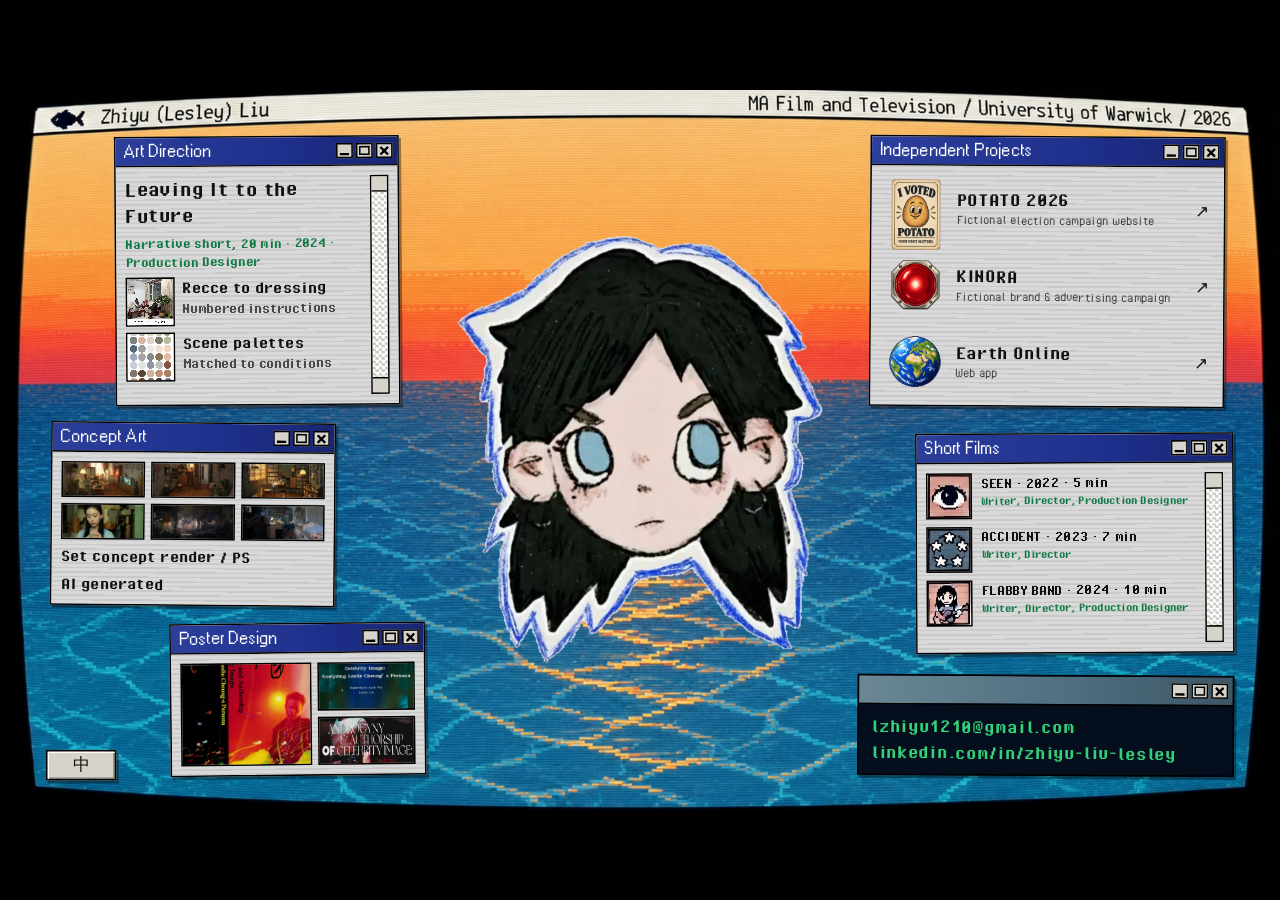
<file: site/index.html>
<!doctype html>
<html lang="en">
<head>
<meta charset="utf-8">
<meta name="viewport" content="width=device-width, initial-scale=1">
<title>Zhiyu (Lesley) Liu</title>
<link rel="stylesheet" href="desktop.css">
<link rel="stylesheet" href="fx.css">
</head>
<body>

<div id="stage">
<div id="screen">
<div id="world">

  <!-- Art Direction ---------------------------------------------------- -->
  <a class="slot" href="art-direction.html"
     style="left:150px; top:60px; width:372px; height:352px; --tilt:-0.4deg; --dur:8.4s; --delay:0s; --rise:-9px;">
    <div class="win">
      <div class="win__bar">
        <span class="win__title">Art Direction</span>
        <span class="win__btns"><i class="win__btn win__btn--min"></i><i class="win__btn win__btn--max"></i><i class="win__btn win__btn--close"></i></span>
      </div>
      <div class="win__body">
        <div class="stack">
          <div class="w-head" data-en="Leaving It to the Future" data-zh="留给未来">Leaving It to the Future</div>
          <div class="w-meta" data-en="Narrative short, 20 min · 2024 · Production Designer"
                              data-zh="剧情短片·2024·美术指导">Narrative short, 20 min · 2024 · Production Designer</div>
          <div class="row">
            <img src="img/recce-livingroom.jpg" alt="">
            <div>
              <div class="w-line" data-en="Recce to dressing" data-zh="堪景到置景">Recce to dressing</div>
              <div class="w-sub" data-en="Numbered instructions" data-zh="编号标注指令">Numbered instructions</div>
            </div>
          </div>
          <div class="row">
            <img src="img/card-classroom.jpg" alt="">
            <div>
              <div class="w-line" data-en="Scene palettes" data-zh="分场色调">Scene palettes</div>
              <div class="w-sub" data-en="Matched to conditions" data-zh="为条件做适配">Matched to conditions</div>
            </div>
          </div>
        </div>
        <div class="scrollbar"><span></span><i></i><span></span></div>
      </div>
    </div>
  </a>

  <!-- Concept Art ------------------------------------------------------ -->
  <a class="slot" href="concept.html"
     style="left:66px; top:434px; width:372px; height:240px; --tilt:0.5deg; --dur:7.2s; --delay:1.1s; --rise:-8px;">
    <div class="win">
      <div class="win__bar">
        <span class="win__title">Concept Art</span>
        <span class="win__btns"><i class="win__btn win__btn--min"></i><i class="win__btn win__btn--max"></i><i class="win__btn win__btn--close"></i></span>
      </div>
      <div class="win__body">
        <div class="stack">
          <div class="grid">
            <img src="img/render-1.jpg" alt=""><img src="img/render-2.jpg" alt=""><img src="img/render-3.jpg" alt="">
            <img src="img/still-1.jpg" alt=""><img src="img/ai-1.jpg" alt=""><img src="img/study-1.jpg" alt="">
          </div>
          <div class="w-line" data-en="Set concept render / PS" data-zh="场景概念效果图 / PS">Set concept render / PS</div>
          <div class="w-line" data-en="AI generated" data-zh="AI 效果图">AI generated</div>
        </div>
      </div>
    </div>
  </a>

  <!-- Poster Design ---------------------------------------------------- -->
  <a class="slot" href="poster.html"
     style="left:222px; top:696px; width:334px; height:200px; --tilt:-0.6deg; --dur:9.1s; --delay:0.4s; --rise:-8px;">
    <div class="win">
      <div class="win__bar">
        <span class="win__title">Poster Design</span>
        <span class="win__btns"><i class="win__btn win__btn--min"></i><i class="win__btn win__btn--max"></i><i class="win__btn win__btn--close"></i></span>
      </div>
      <div class="win__body">
        <div class="stack">
          <div class="posters">
            <img src="img/poster-1.jpg" alt=""><img src="img/poster-2.jpg" alt=""><img src="img/poster-3.jpg" alt="">
          </div>
        </div>
      </div>
    </div>
  </a>

  <!-- Independent Projects: each project is its own link -->
  <section class="slot projects-slot" aria-label="Independent Projects" style="left:1136px; top:60px; width:464px; height:354px; --tilt:0.4deg; --dur:8s; --delay:0.8s; --rise:-9px;">
    <div class="win"><div class="win__bar"><span class="win__title" data-en="Independent Projects" data-zh="独立项目">Independent Projects</span><span class="win__btns" aria-hidden="true"><i class="win__btn win__btn--min"></i><i class="win__btn win__btn--max"></i><i class="win__btn win__btn--close"></i></span></div>
    <div class="win__body project-list"><a class="project-row potato" href="https://potato-web-seven.vercel.app/" target="_blank" rel="noopener"><span class="project-image"><img src="img/potato-vote.webp" alt=""></span><span class="project-copy"><strong>POTATO 2026</strong><span data-en="Fictional election campaign website" data-zh="创意竞选网站">Fictional election campaign website</span></span><span class="project-arrow" aria-hidden="true">↗</span></a>
<a class="project-row kinora" href="kinora.html"><span class="project-image"><img src="img/kinora-lamp.webp" alt=""></span><span class="project-copy"><strong>KINORA</strong><span data-en="Fictional brand &amp; advertising campaign" data-zh="创意品牌与广告企划">Fictional brand &amp; advertising campaign</span></span><span class="project-arrow" aria-hidden="true">↗</span></a>
<a class="project-row earth-project" href="https://earth-online-gamma.vercel.app" target="_blank" rel="noopener"><span class="project-image"><img src="img/earth-globe.webp" alt=""></span><span class="project-copy"><strong>Earth Online</strong><span data-en="Web app" data-zh="网页应用">Web app</span></span><span class="project-arrow" aria-hidden="true">↗</span></a>
</div></div>
  </section>

  <!-- Short Films (not clickable, information only) --------------------- -->
  <div class="slot"
       style="left:1196px; top:448px; width:416px; height:288px; --tilt:-0.3deg; --dur:9.6s; --delay:1.6s; --rise:-8px;">
    <div class="win">
      <div class="win__bar">
        <span class="win__title">Short Films</span>
        <span class="win__btns"><i class="win__btn win__btn--min"></i><i class="win__btn win__btn--max"></i><i class="win__btn win__btn--close"></i></span>
      </div>
      <div class="win__body">
        <div class="films">
          <div class="film">
            <img src="img/icon-seen.png" alt="">
            <div>
              <div class="film__t">SEEN · 2022 · 5 min</div>
              <div class="film__c" data-en="Writer, Director, Production Designer"
                                   data-zh="编剧、导演、美术指导">Writer, Director, Production Designer</div>
            </div>
          </div>
          <div class="film">
            <img src="img/icon-accident.png" alt="">
            <div>
              <div class="film__t">ACCIDENT · 2023 · 7 min</div>
              <div class="film__c" data-en="Writer, Director" data-zh="编剧、导演">Writer, Director</div>
            </div>
          </div>
          <div class="film">
            <img src="img/icon-flabby.png" alt="">
            <div>
              <div class="film__t">FLABBY BAND · 2024 · 10 min</div>
              <div class="film__c" data-en="Writer, Director, Production Designer"
                                   data-zh="编剧、导演、美术指导">Writer, Director, Production Designer</div>
            </div>
          </div>
        </div>
        <div class="scrollbar"><span></span><i></i><span></span></div>
      </div>
    </div>
  </div>

  <!-- Contact terminal -------------------------------------------------- -->
  <div class="slot"
       style="left:1120px; top:764px; width:492px; height:132px; --tilt:0.35deg; --dur:7.8s; --delay:2.2s; --rise:-9px;">
    <div class="win win--term">
      <div class="win__bar">
        <span class="win__title"></span>
        <span class="win__btns"><i class="win__btn win__btn--min"></i><i class="win__btn win__btn--max"></i><i class="win__btn win__btn--close"></i></span>
      </div>
      <div class="win__body">
        <a class="term-line" href="mailto:lzhiyu1210@gmail.com">lzhiyu1210@gmail.com</a>
        <a class="term-line" href="https://linkedin.com/in/zhiyu-liu-lesley" target="_blank" rel="noopener">linkedin.com/in/zhiyu-liu-lesley</a>
      </div>
    </div>
  </div>

  <!-- Avatar ------------------------------------------------------------ -->
  <div class="avatar-slot" style="left:586px; top:178px; width:500px; height:583px;">
    <img class="avatar" src="avatar.webp" alt="Portrait of Zhiyu Liu">
  </div>

  <button id="lang" type="button">中</button>

</div>
</div>
</div>

<script src="desktop.js"></script>
<script src="lang.js"></script>
<script src="fx.js"></script>
</body>
</html>
</file>
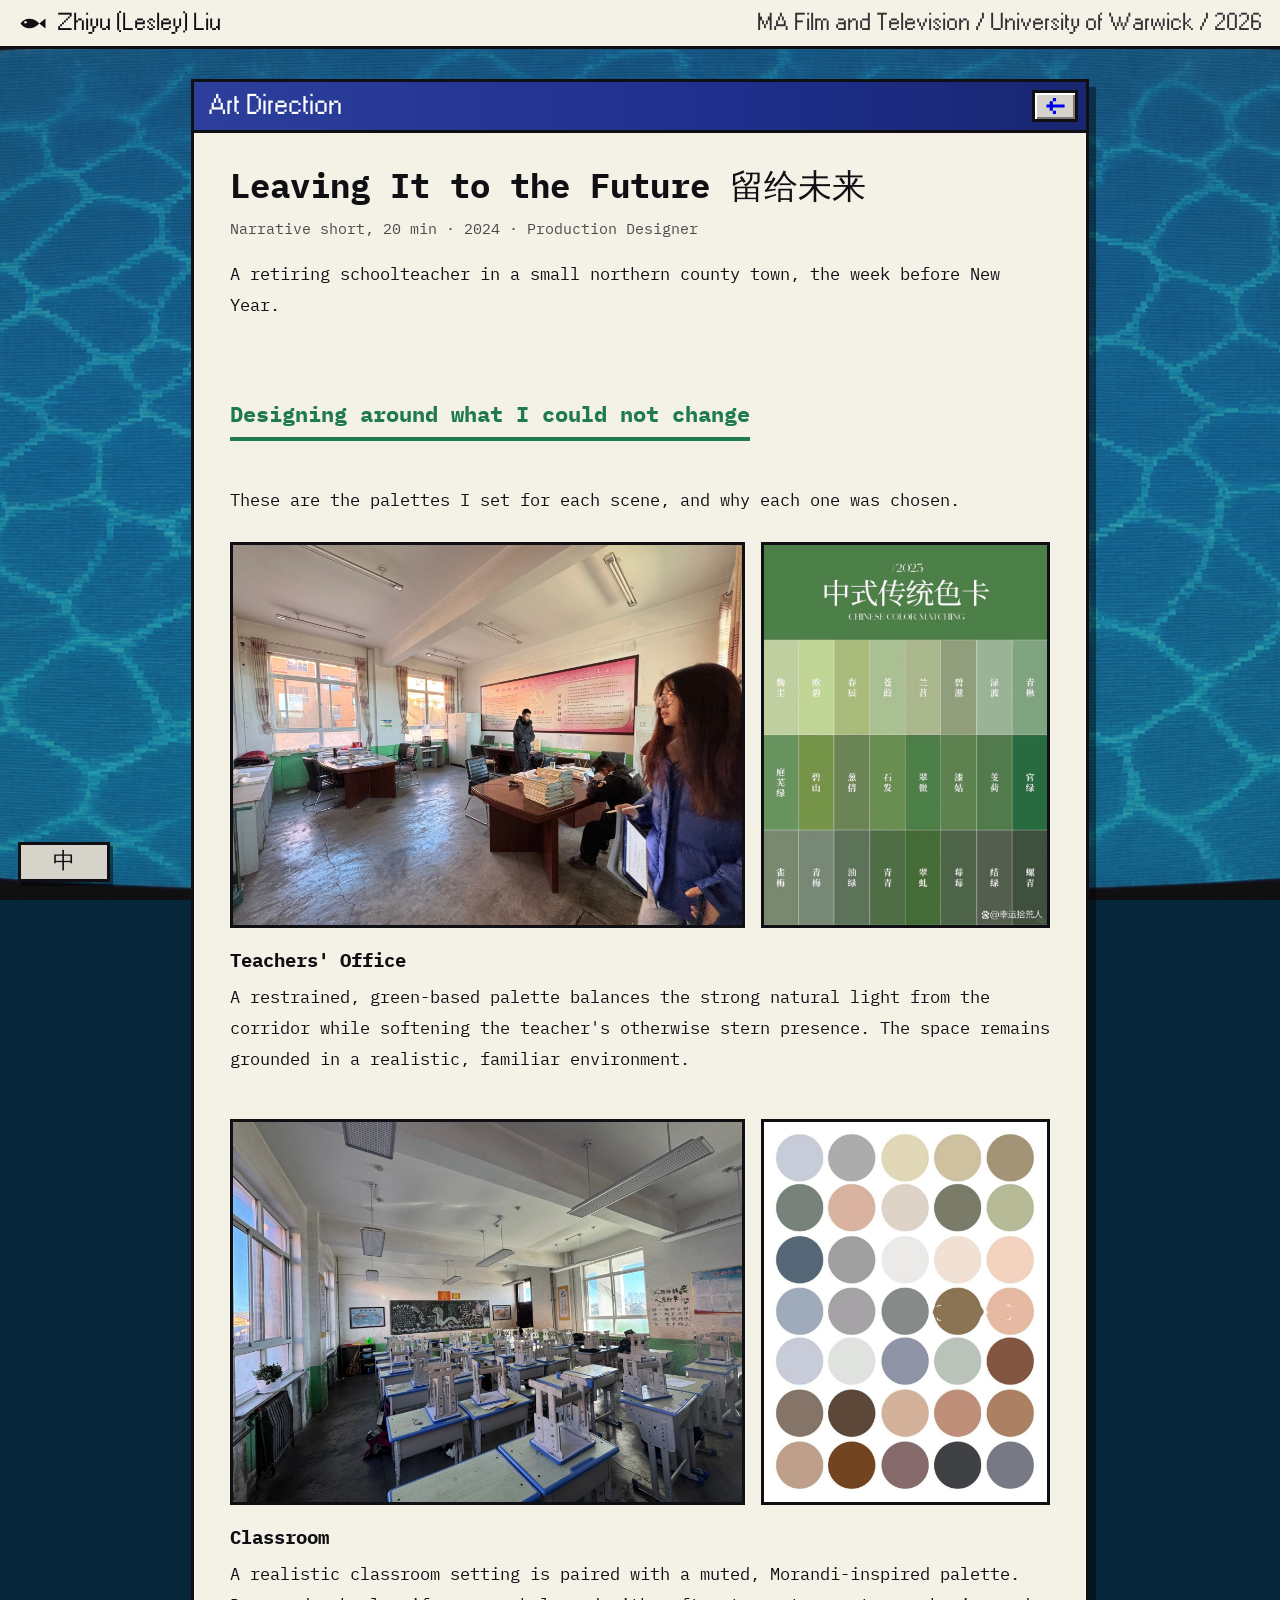
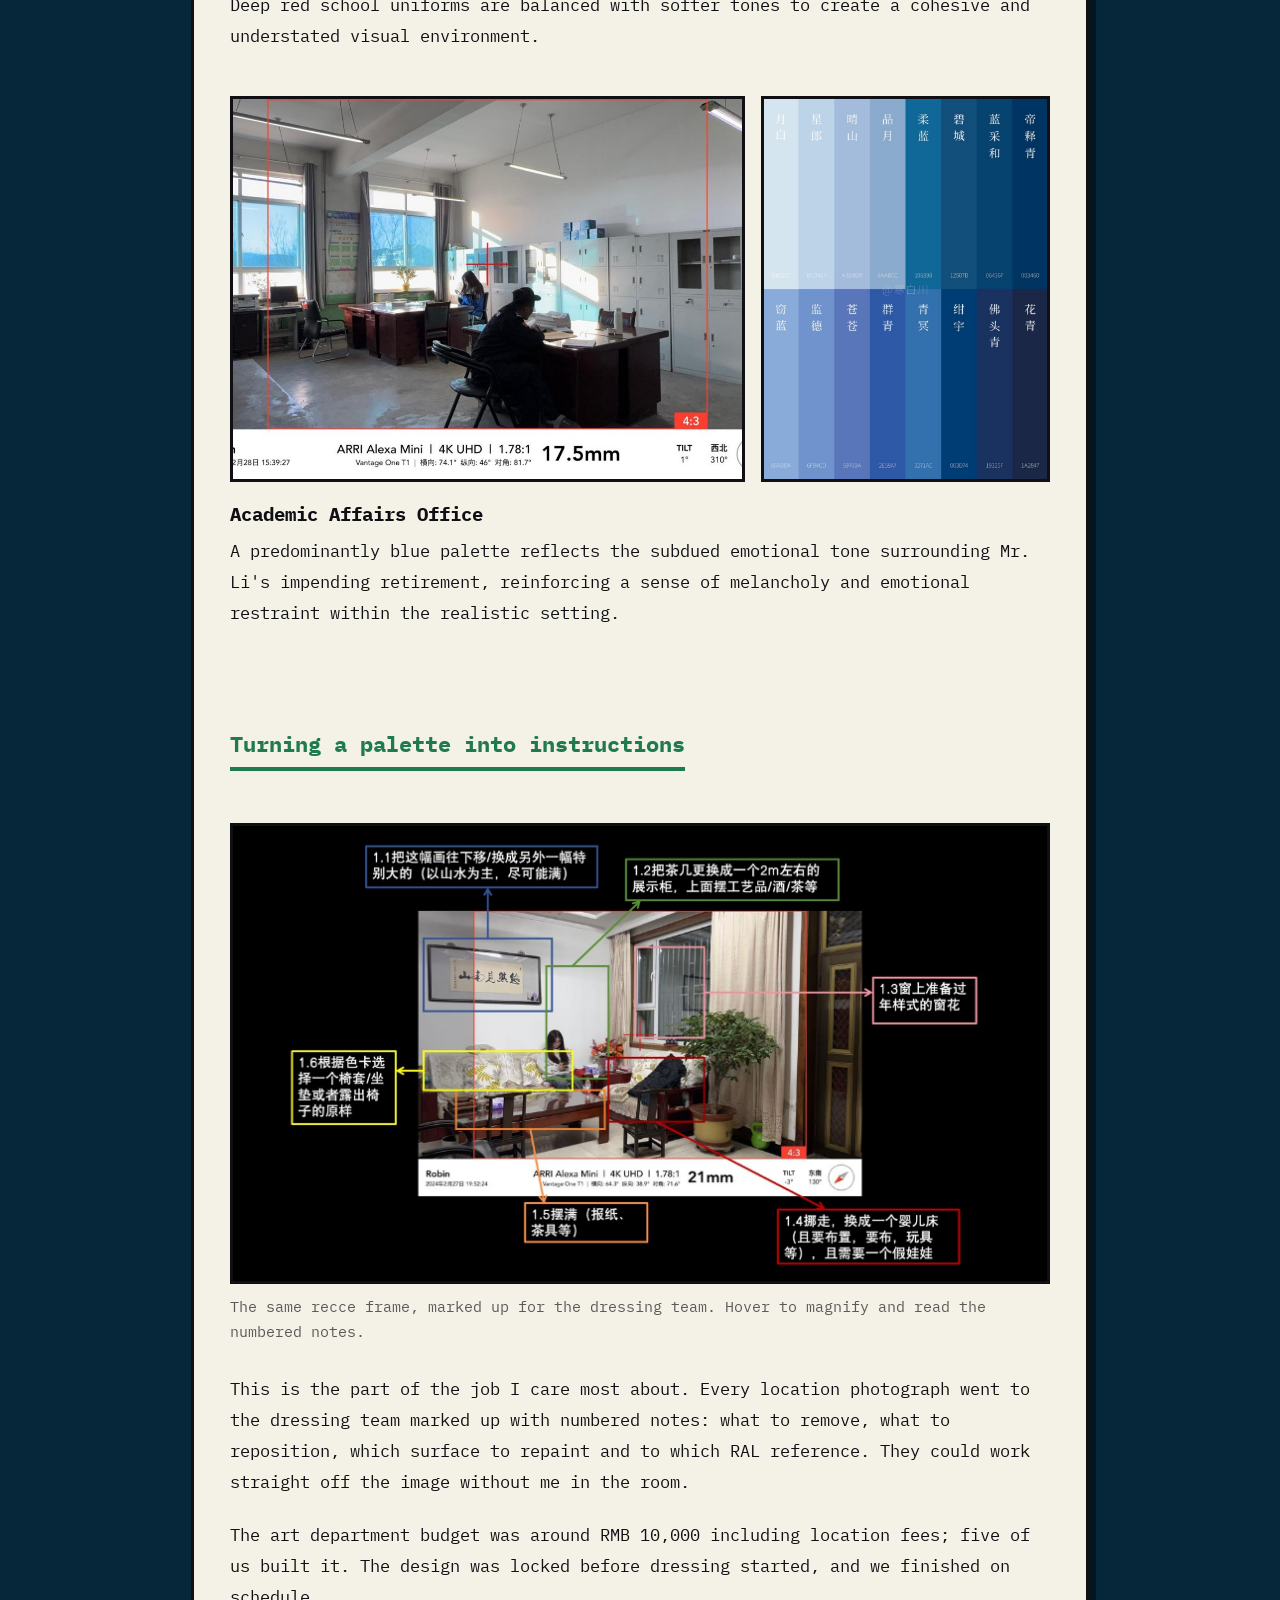
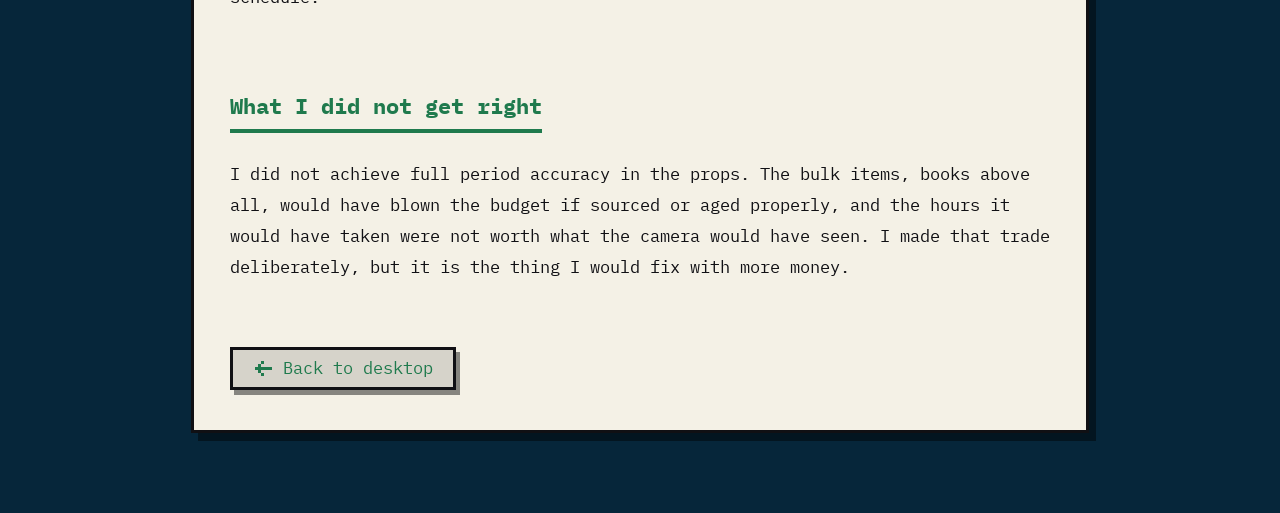
<file: site/art-direction.html>
<!doctype html>
<html lang="en">
<head>
<meta charset="utf-8">
<meta name="viewport" content="width=device-width,initial-scale=1">
<title>Leaving It to the Future · Zhiyu (Lesley) Liu</title>
<link rel="stylesheet" href="detail.css?v=3">
<link rel="stylesheet" href="fx.css">
</head>
<body>

<div class="topbar">
  <a class="home" href="index.html">
    <svg class="fish" viewBox="0 0 24 12"><path d="M2 6 C5 1,13 1,17 6 C13 11,5 11,2 6 Z M17 6 L22 2 L22 10 Z" fill="currentColor"/><circle cx="6" cy="5" r="1" fill="#f4f1e6"/></svg>
    <span data-en="Zhiyu (Lesley) Liu" data-zh="刘芷郁 Zhiyu (Lesley) Liu">Zhiyu (Lesley) Liu</span>
  </a>
  <div class="meta" data-en="MA Film and Television / University of Warwick / 2026"
       data-zh="英国华威大学 电影与电视研究 硕士 2026">MA Film and Television / University of Warwick / 2026</div>
</div>

<div class="wrap">
  <div class="window">
    <div class="bar"><span data-en="Art Direction" data-zh="美术方案案例">Art Direction</span>
      <a class="barback" href="index.html" title="Back to desktop" aria-label="Back to desktop"><svg viewBox="0 0 20 15" aria-hidden="true"><path d="M8 0h3v3H8zM5 3h3v3H5zM2 6h3v3H2zM5 9h3v3H5zM8 12h3v3H8zM5 6h14v3H5z" fill="currentColor"/></svg></a></div>

    <div class="content">
      <h1 data-en="Leaving It to the Future 留给未来" data-zh="留给未来 Leaving It to the Future">Leaving It to the Future 留给未来</h1>
      <div class="credit" data-en="Narrative short, 20 min · 2024 · Production Designer"
           data-zh="剧情短片 20 分钟 · 2024 · 美术指导">Narrative short, 20 min · 2024 · Production Designer</div>
      <p class="logline" data-en="A retiring schoolteacher in a small northern county town, the week before New Year."
         data-zh="北方小县城，临近年关，一位即将退休的中学教师。">A retiring schoolteacher in a small northern county town, the week before New Year.</p>

      <h2 data-en="Designing around what I could not change" data-zh="在无法改变的条件里做设计">Designing around what I could not change</h2>

      <p class="logline" data-en="These are the palettes I set for each scene, and why each one was chosen."
         data-zh="以下色卡是我为每个场景设定的配色方案，以及每一套这样定的原因。">These are the palettes I set for each scene, and why each one was chosen.</p>

      <div class="swatch">
        <div class="swatch__imgs">
          <img class="swatch__photo" src="img/scene-office.jpg" alt="">
          <img class="swatch__card" src="img/card-office.jpg" alt="">
        </div>
        <h3 data-en="Teachers' Office" data-zh="办公室">Teachers' Office</h3>
        <p data-en="A restrained, green-based palette balances the strong natural light from the corridor while softening the teacher's otherwise stern presence. The space remains grounded in a realistic, familiar environment."
           data-zh="以克制的绿色系为主，平衡走廊强烈的自然光，同时弱化教师较为严肃的形象。空间整体保持写实与日常感。">A restrained, green-based palette balances the strong natural light from the corridor while softening the teacher's otherwise stern presence. The space remains grounded in a realistic, familiar environment.</p>
      </div>

      <div class="swatch">
        <div class="swatch__imgs">
          <img class="swatch__photo" src="img/scene-classroom.jpg" alt="">
          <img class="swatch__card" src="img/card-classroom.jpg" alt="">
        </div>
        <h3 data-en="Classroom" data-zh="教室">Classroom</h3>
        <p data-en="A realistic classroom setting is paired with a muted, Morandi-inspired palette. Deep red school uniforms are balanced with softer tones to create a cohesive and understated visual environment."
           data-zh="以写实的教室环境为基础，搭配低饱和、莫兰迪色系。通过柔和色调平衡当地校服的深红色，使整体视觉更加统一、克制。">A realistic classroom setting is paired with a muted, Morandi-inspired palette. Deep red school uniforms are balanced with softer tones to create a cohesive and understated visual environment.</p>
      </div>

      <div class="swatch">
        <div class="swatch__imgs">
          <img class="swatch__photo" src="img/scene-registry.jpg" alt="">
          <img class="swatch__card" src="img/card-registry.jpg" alt="">
        </div>
        <h3 data-en="Academic Affairs Office" data-zh="教务处">Academic Affairs Office</h3>
        <p data-en="A predominantly blue palette reflects the subdued emotional tone surrounding Mr. Li's impending retirement, reinforcing a sense of melancholy and emotional restraint within the realistic setting."
           data-zh="以蓝色系为主，呼应李老师即将退休这一故事背景所带来的低落情绪，并在写实的空间中强化忧郁与克制的情感氛围。">A predominantly blue palette reflects the subdued emotional tone surrounding Mr. Li's impending retirement, reinforcing a sense of melancholy and emotional restraint within the realistic setting.</p>
      </div>

      <h2 data-en="Turning a palette into instructions" data-zh="把方案转化为可执行的指令">Turning a palette into instructions</h2>

      <figure>
        <canvas class="magnify" data-src="img/markup-livingroom.jpg" data-fit="contain"
                data-zoom="2" data-lens="96" data-rim="true" data-rimwidth="4"
                style="aspect-ratio:1280/720"></canvas>
        <figcaption data-en="The same recce frame, marked up for the dressing team. Hover to magnify and read the numbered notes."
                    data-zh="同一张堪景照，交给置景组的标注版本。鼠标移上去可以放大阅读编号指令。">The same recce frame, marked up for the dressing team. Hover to magnify and read the numbered notes.</figcaption>
      </figure>

      <p data-en="This is the part of the job I care most about. Every location photograph went to the dressing team marked up with numbered notes: what to remove, what to reposition, which surface to repaint and to which RAL reference. They could work straight off the image without me in the room."
         data-zh="这是这份工作中我最看重的环节。每一张堪景照都经过编号标注后交给置景组：哪些物件撤除，哪些重新归位，哪面墙体重刷、刷至哪一个色号。我不在现场，他们照着图也能直接做。">This is the part of the job I care most about. Every location photograph went to the dressing team marked up with numbered notes: what to remove, what to reposition, which surface to repaint and to which RAL reference. They could work straight off the image without me in the room.</p>

      <p data-en="The art department budget was around RMB 10,000 including location fees; five of us built it. The design was locked before dressing started, and we finished on schedule."
         data-zh="美术组总预算约一万元人民币，含场地费用；全组五人完成搭建。方案在置景开始前定稿，置景如期收尾。">The art department budget was around RMB 10,000 including location fees; five of us built it. The design was locked before dressing started, and we finished on schedule.</p>

      <h2 data-en="What I did not get right" data-zh="未能做到的部分">What I did not get right</h2>

      <p data-en="I did not achieve full period accuracy in the props. The bulk items, books above all, would have blown the budget if sourced or aged properly, and the hours it would have taken were not worth what the camera would have seen. I made that trade deliberately, but it is the thing I would fix with more money."
         data-zh="道具未能完全还原年代质感。以书籍为主的大批量物件，若逐一按年代寻源或做旧，既会超出预算，耗费的工时也与镜头最终呈现的信息不成比例。这一取舍是我主动做出的判断，但若预算更充裕，这会是我首先补足的地方。">I did not achieve full period accuracy in the props. The bulk items, books above all, would have blown the budget if sourced or aged properly, and the hours it would have taken were not worth what the camera would have seen. I made that trade deliberately, but it is the thing I would fix with more money.</p>

      <a class="back" href="index.html"><svg viewBox="0 0 20 15" aria-hidden="true"><path d="M8 0h3v3H8zM5 3h3v3H5zM2 6h3v3H2zM5 9h3v3H5zM8 12h3v3H8zM5 6h14v3H5z" fill="currentColor"/></svg><span data-en="Back to desktop" data-zh="返回桌面">Back to desktop</span></a>
    </div>
  </div>
</div>

<button class="lang" id="lang">中</button>
<script src="lang.js"></script>
<script src="fx.js"></script>
<script src="magnifier.js"></script>
</body>
</html>
</file>
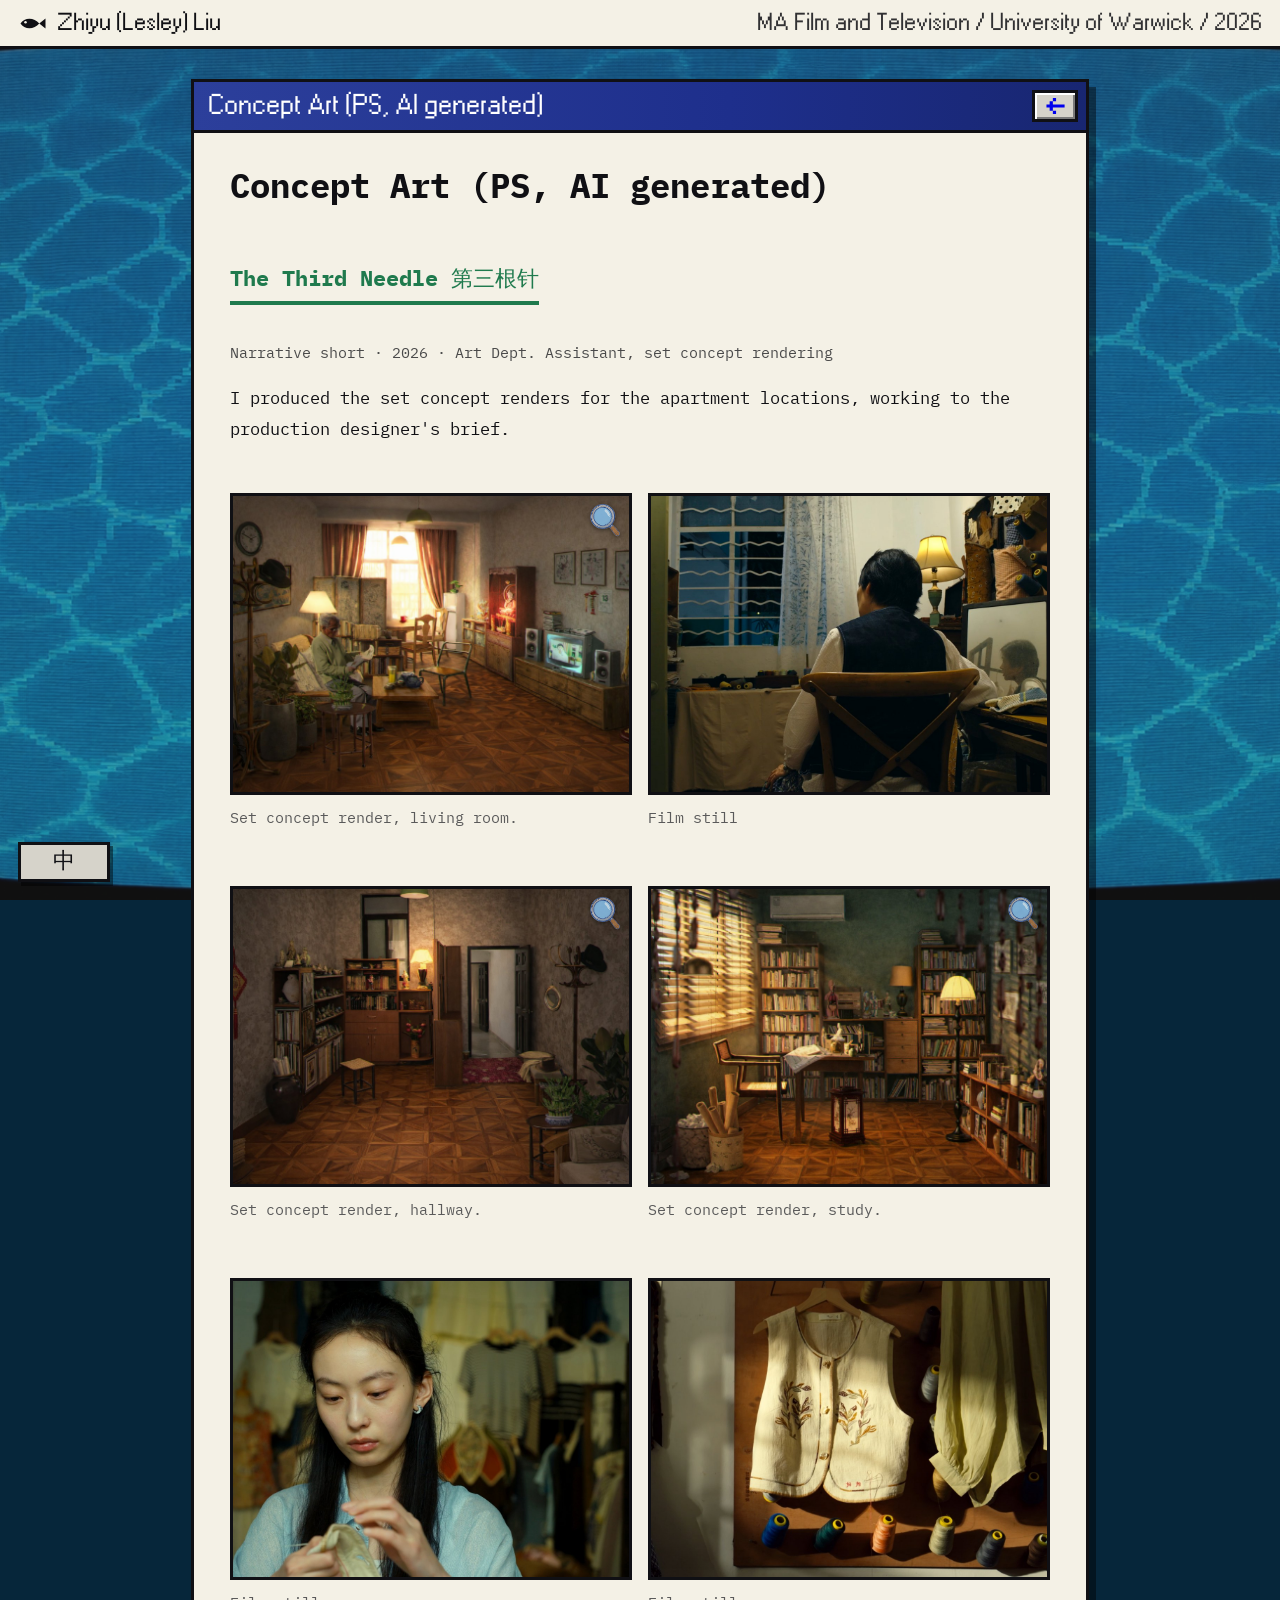
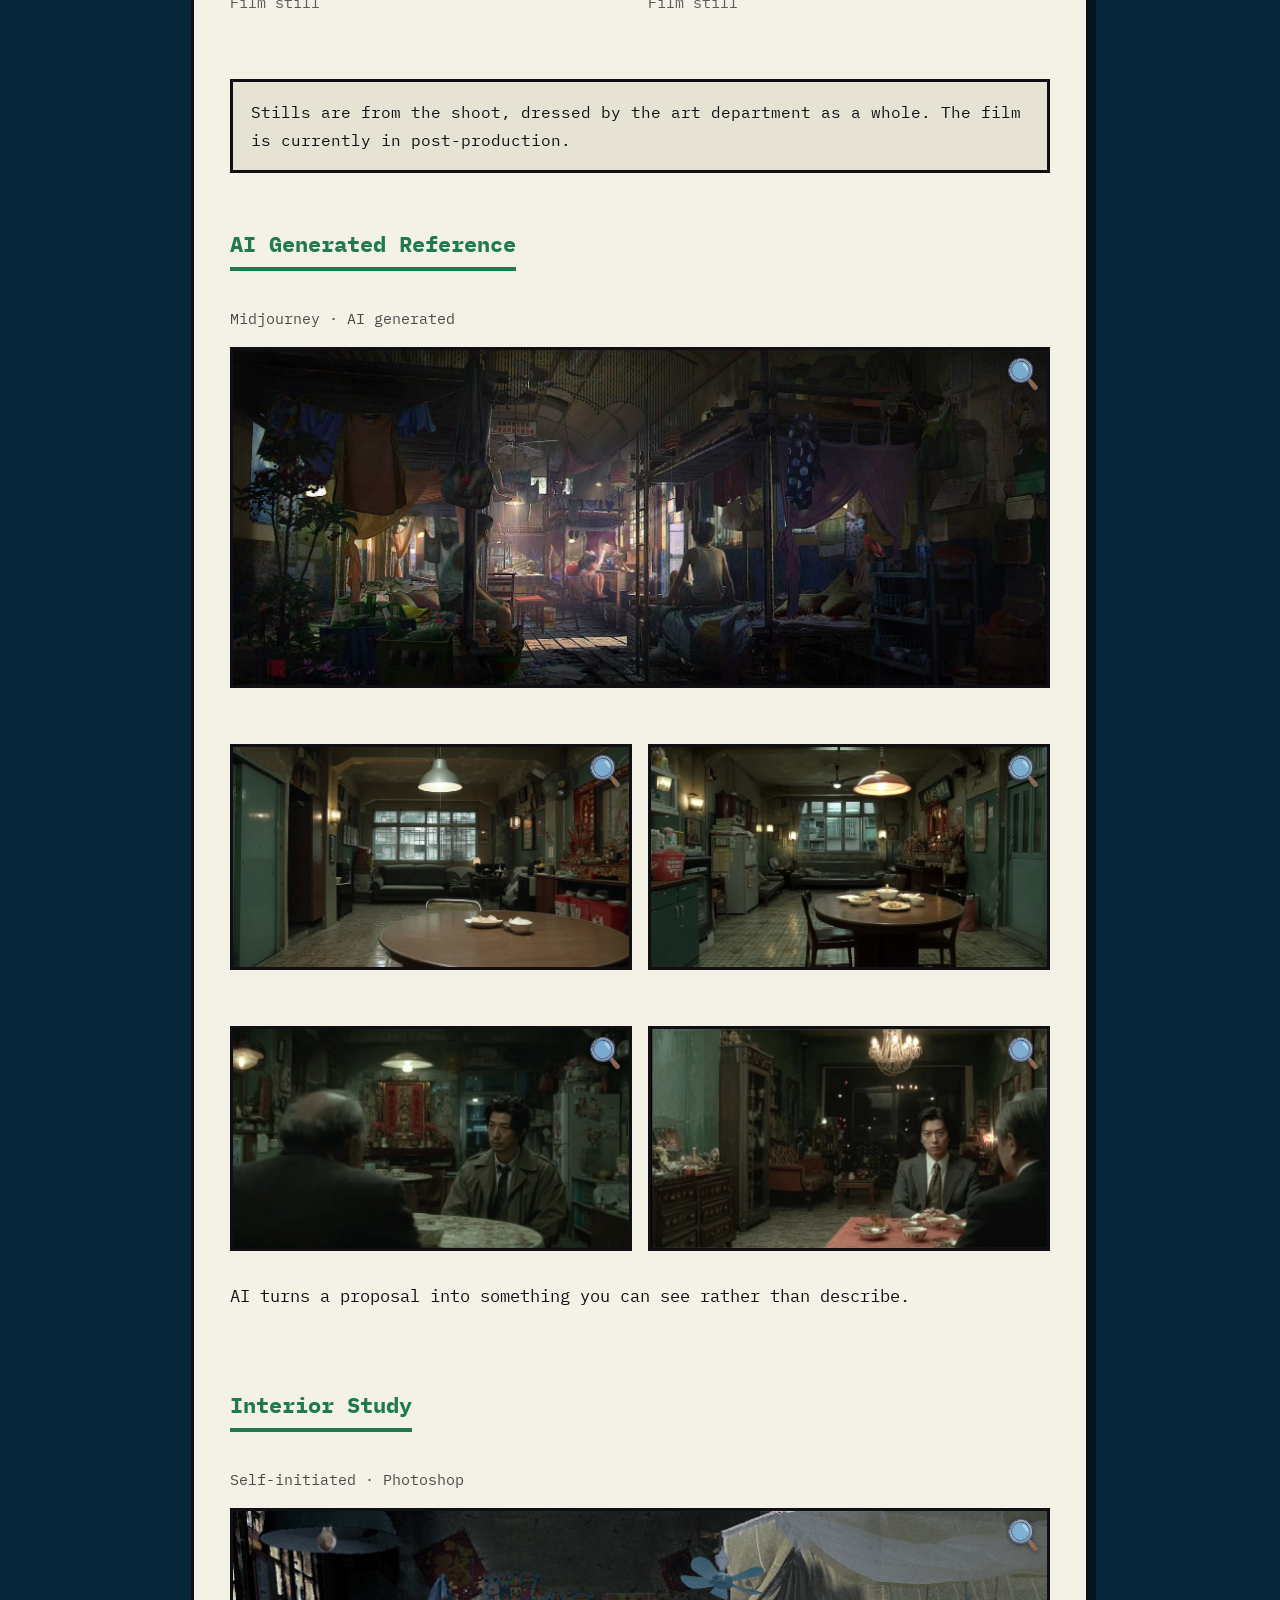
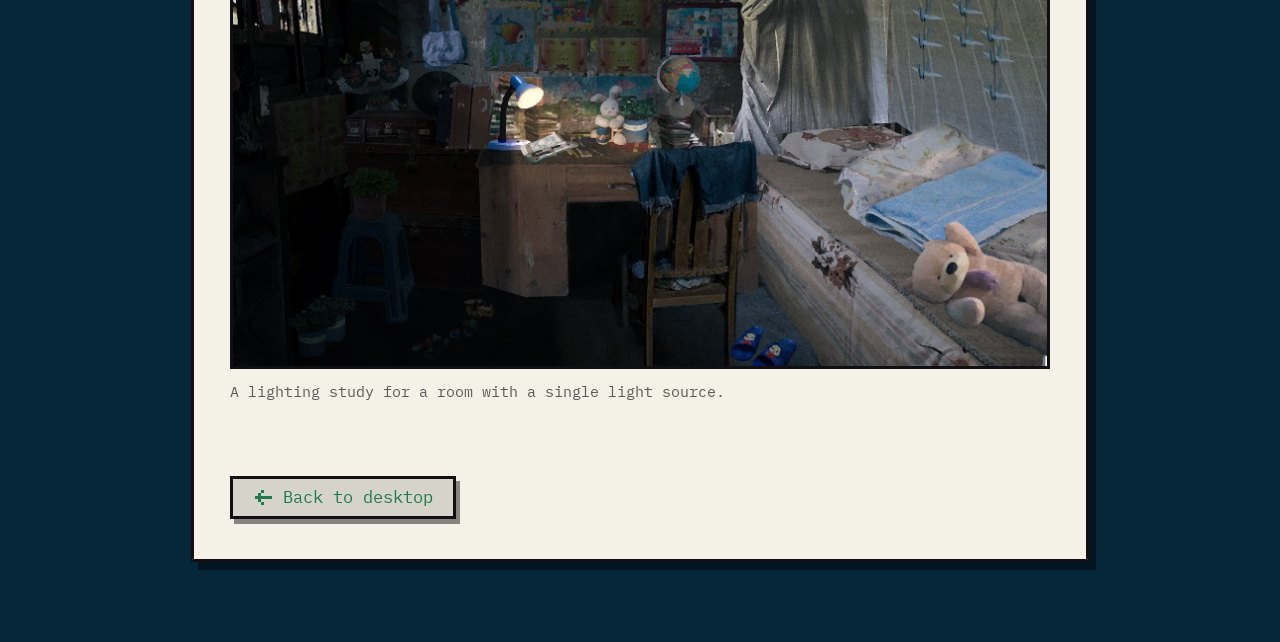
<file: site/concept.html>
<!doctype html>
<html lang="en">
<head>
<meta charset="utf-8">
<meta name="viewport" content="width=device-width,initial-scale=1">
<title>Concept Art · Zhiyu (Lesley) Liu</title>
<link rel="stylesheet" href="detail.css?v=3">
<link rel="stylesheet" href="fx.css">
</head>
<body>

<div class="topbar">
  <a class="home" href="index.html">
    <svg class="fish" viewBox="0 0 24 12"><path d="M2 6 C5 1,13 1,17 6 C13 11,5 11,2 6 Z M17 6 L22 2 L22 10 Z" fill="currentColor"/><circle cx="6" cy="5" r="1" fill="#f4f1e6"/></svg>
    <span data-en="Zhiyu (Lesley) Liu" data-zh="刘芷郁 Zhiyu (Lesley) Liu">Zhiyu (Lesley) Liu</span>
  </a>
  <div class="meta" data-en="MA Film and Television / University of Warwick / 2026"
       data-zh="英国华威大学 电影与电视研究 硕士 2026">MA Film and Television / University of Warwick / 2026</div>
</div>

<div class="wrap">
  <div class="window">
    <div class="bar"><span data-en="Concept Art (PS, AI generated)" data-zh="概念图案例（PS, AI generated）">Concept Art (PS, AI generated)</span>
      <a class="barback" href="index.html" title="Back to desktop" aria-label="Back to desktop"><svg viewBox="0 0 20 15" aria-hidden="true"><path d="M8 0h3v3H8zM5 3h3v3H5zM2 6h3v3H2zM5 9h3v3H5zM8 12h3v3H8zM5 6h14v3H5z" fill="currentColor"/></svg></a></div>

    <div class="content">

      <h1 data-en="Concept Art (PS, AI generated)" data-zh="概念图案例（PS, AI generated）">Concept Art (PS, AI generated)</h1>

      <h2 data-en="The Third Needle 第三根针" data-zh="第三根针 The Third Needle">The Third Needle 第三根针</h2>
      <div class="credit" data-en="Narrative short · 2026 · Art Dept. Assistant, set concept rendering"
           data-zh="剧情短片 · 2026 · 美术助理，场景概念效果图">Narrative short · 2026 · Art Dept. Assistant, set concept rendering</div>
      <p class="logline" data-en="I produced the set concept renders for the apartment locations, working to the production designer's brief."
         data-zh="我负责公寓场景的概念效果图，依照美术指导给定的方向执行。">I produced the set concept renders for the apartment locations, working to the production designer's brief.</p>

      <div class="pair">
        <figure class="mag">
          <div class="mag-frame">
            <canvas class="magnify" data-src="img/render-1.jpg" data-fit="cover" data-zoom="1.6" data-lens="90" data-rim="true" data-rimwidth="2" style="aspect-ratio:4/3"></canvas>
            <span class="mag-badge" aria-hidden="true"></span>
          </div>
          <figcaption data-en="Set concept render, living room." data-zh="场景概念效果图，客厅。">Set concept render, living room.</figcaption>
        </figure>
        <figure>
          <img class="crop43" src="img/still-3.jpg" alt="">
          <figcaption data-en="Film still" data-zh="静帧">Film still</figcaption>
        </figure>
      </div>

      <div class="pair">
        <figure class="mag">
          <div class="mag-frame">
            <canvas class="magnify" data-src="img/render-2.jpg" data-fit="cover" data-zoom="1.6" data-lens="90" data-rim="true" data-rimwidth="2" style="aspect-ratio:4/3"></canvas>
            <span class="mag-badge" aria-hidden="true"></span>
          </div>
          <figcaption data-en="Set concept render, hallway." data-zh="场景概念效果图，玄关。">Set concept render, hallway.</figcaption>
        </figure>
        <figure class="mag">
          <div class="mag-frame">
            <canvas class="magnify" data-src="img/render-3.jpg" data-fit="cover" data-zoom="1.6" data-lens="90" data-rim="true" data-rimwidth="2" style="aspect-ratio:4/3"></canvas>
            <span class="mag-badge" aria-hidden="true"></span>
          </div>
          <figcaption data-en="Set concept render, study." data-zh="场景概念效果图，书房。">Set concept render, study.</figcaption>
        </figure>
      </div>

      <div class="pair">
        <figure>
          <img class="crop43" src="img/still-1.jpg" alt="">
          <figcaption data-en="Film still" data-zh="静帧">Film still</figcaption>
        </figure>
        <figure>
          <img class="crop43" src="img/still-2.jpg" alt="">
          <figcaption data-en="Film still" data-zh="静帧">Film still</figcaption>
        </figure>
      </div>

      <div class="note" data-en="Stills are from the shoot, dressed by the art department as a whole. The film is currently in post-production."
           data-zh="静帧取自拍摄现场，置景由整个美术组共同完成。影片目前处于后期制作阶段。">Stills are from the shoot, dressed by the art department as a whole. The film is currently in post-production.</div>

      <h2 data-en="AI Generated Reference" data-zh="AI 生图参考">AI Generated Reference</h2>
      <div class="credit" data-en="Midjourney · AI generated" data-zh="Midjourney 生图">Midjourney · AI generated</div>

      <figure class="mag" style="margin-top:16px">
        <div class="mag-frame">
          <canvas class="magnify" data-src="img/ai-1.jpg" data-fit="cover" data-zoom="1.6" data-lens="90" data-rim="true" data-rimwidth="2" style="aspect-ratio:1600/667"></canvas>
          <span class="mag-badge" aria-hidden="true"></span>
        </div>
      </figure>
      <div class="pair">
        <figure class="mag"><div class="mag-frame"><canvas class="magnify" data-src="img/ai-2.jpg" data-fit="cover" data-zoom="1.6" data-lens="90" data-rim="true" data-rimwidth="2" style="aspect-ratio:1456/816"></canvas><span class="mag-badge" aria-hidden="true"></span></div></figure>
        <figure class="mag"><div class="mag-frame"><canvas class="magnify" data-src="img/ai-3.jpg" data-fit="cover" data-zoom="1.6" data-lens="90" data-rim="true" data-rimwidth="2" style="aspect-ratio:1456/816"></canvas><span class="mag-badge" aria-hidden="true"></span></div></figure>
      </div>
      <div class="pair">
        <figure class="mag"><div class="mag-frame"><canvas class="magnify" data-src="img/ai-4.jpg" data-fit="cover" data-zoom="1.6" data-lens="90" data-rim="true" data-rimwidth="2" style="aspect-ratio:1456/816"></canvas><span class="mag-badge" aria-hidden="true"></span></div></figure>
        <figure class="mag"><div class="mag-frame"><canvas class="magnify" data-src="img/ai-5.jpg" data-fit="cover" data-zoom="1.6" data-lens="90" data-rim="true" data-rimwidth="2" style="aspect-ratio:1456/816"></canvas><span class="mag-badge" aria-hidden="true"></span></div></figure>
      </div>

      <p data-en="AI turns a proposal into something you can see rather than describe."
         data-zh="AI 让方案变得更直观。">AI turns a proposal into something you can see rather than describe.</p>

      <h2 data-en="Interior Study" data-zh="自主练习">Interior Study</h2>
      <div class="credit" data-en="Self-initiated · Photoshop" data-zh="自主练习 · Photoshop">Self-initiated · Photoshop</div>

      <figure class="mag" style="margin-top:16px">
        <div class="mag-frame">
          <canvas class="magnify" data-src="img/study-1.jpg" data-fit="cover" data-zoom="1.6" data-lens="90" data-rim="true" data-rimwidth="2" style="aspect-ratio:1600/900"></canvas>
          <span class="mag-badge" aria-hidden="true"></span>
        </div>
        <figcaption data-en="A lighting study for a room with a single light source."
                    data-zh="这是为了练习一个只有单一光源的房间效果图。">A lighting study for a room with a single light source.</figcaption>
      </figure>

      <a class="back" href="index.html"><svg viewBox="0 0 20 15" aria-hidden="true"><path d="M8 0h3v3H8zM5 3h3v3H5zM2 6h3v3H2zM5 9h3v3H5zM8 12h3v3H8zM5 6h14v3H5z" fill="currentColor"/></svg><span data-en="Back to desktop" data-zh="返回桌面">Back to desktop</span></a>
    </div>
  </div>
</div>

<button class="lang" id="lang">中</button>
<script src="lang.js"></script>
<script src="fx.js"></script>
<script src="magnifier.js"></script>
</body>
</html>
</file>
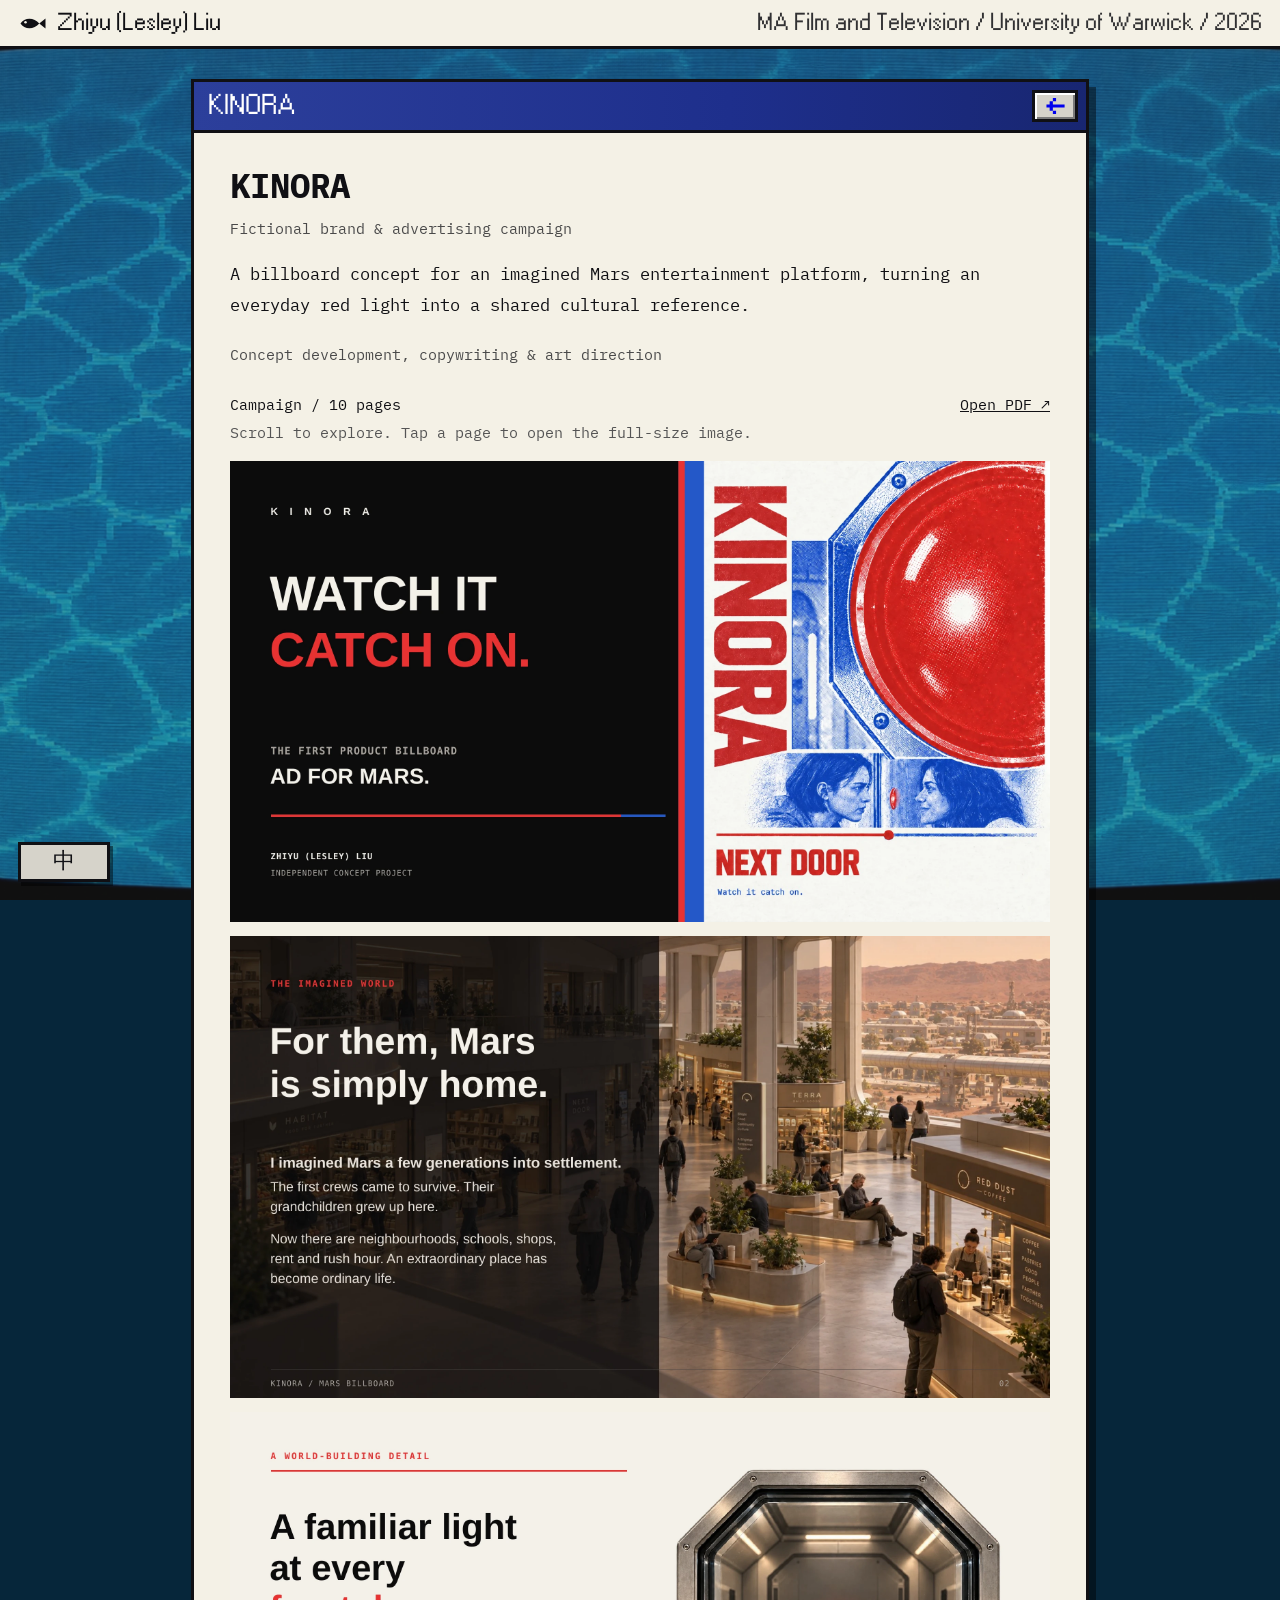
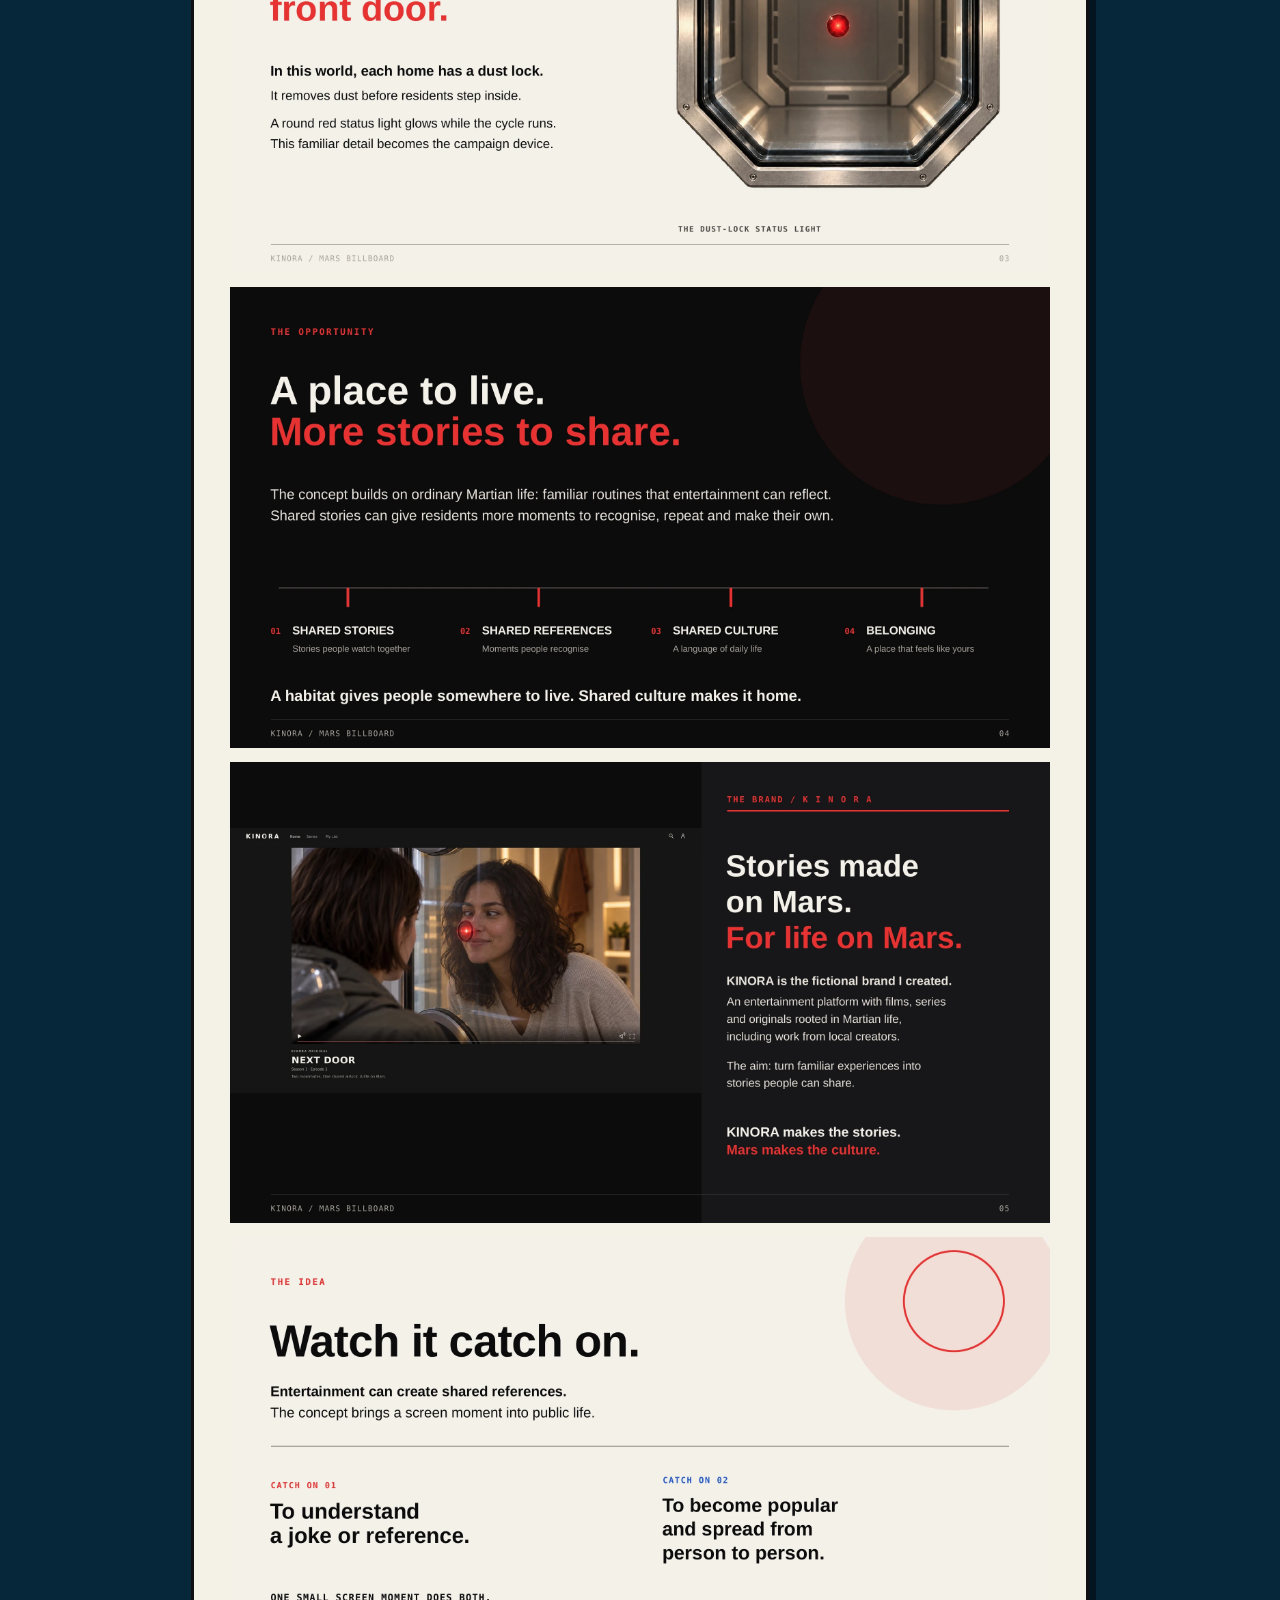
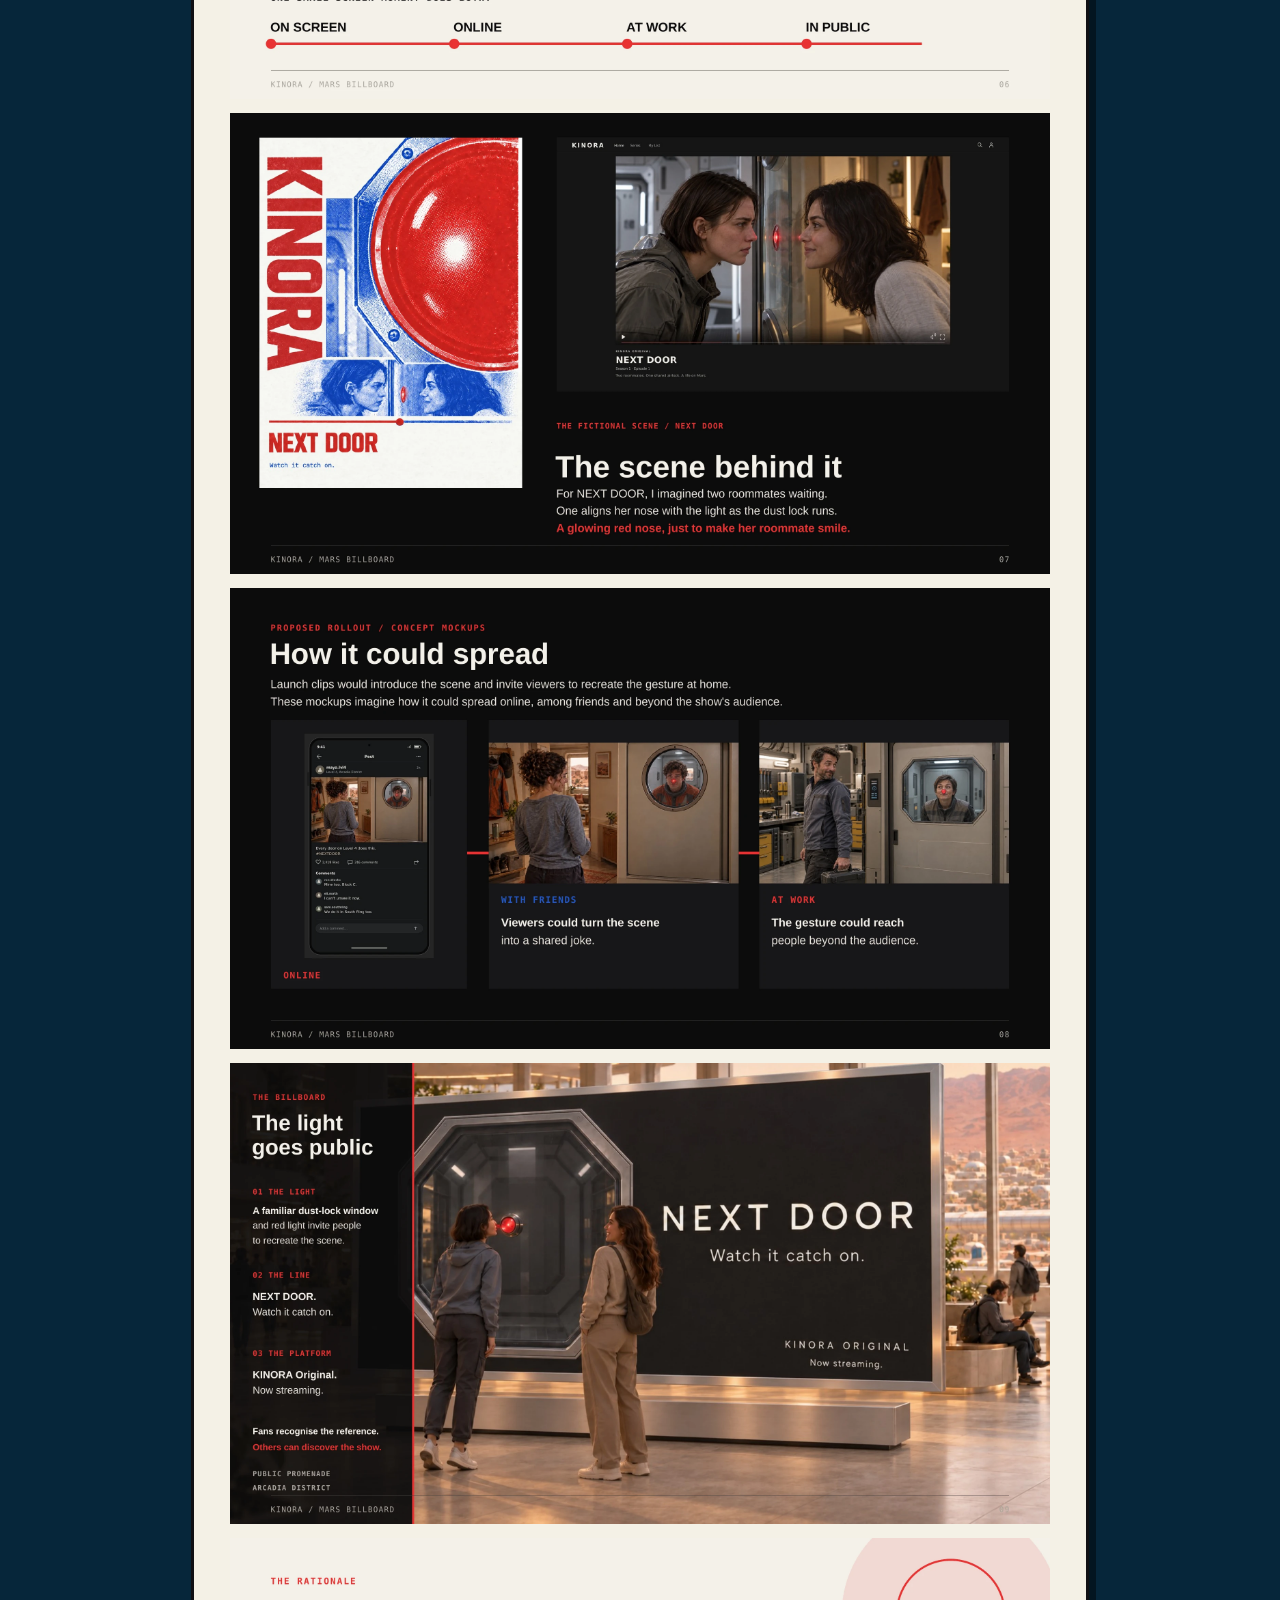
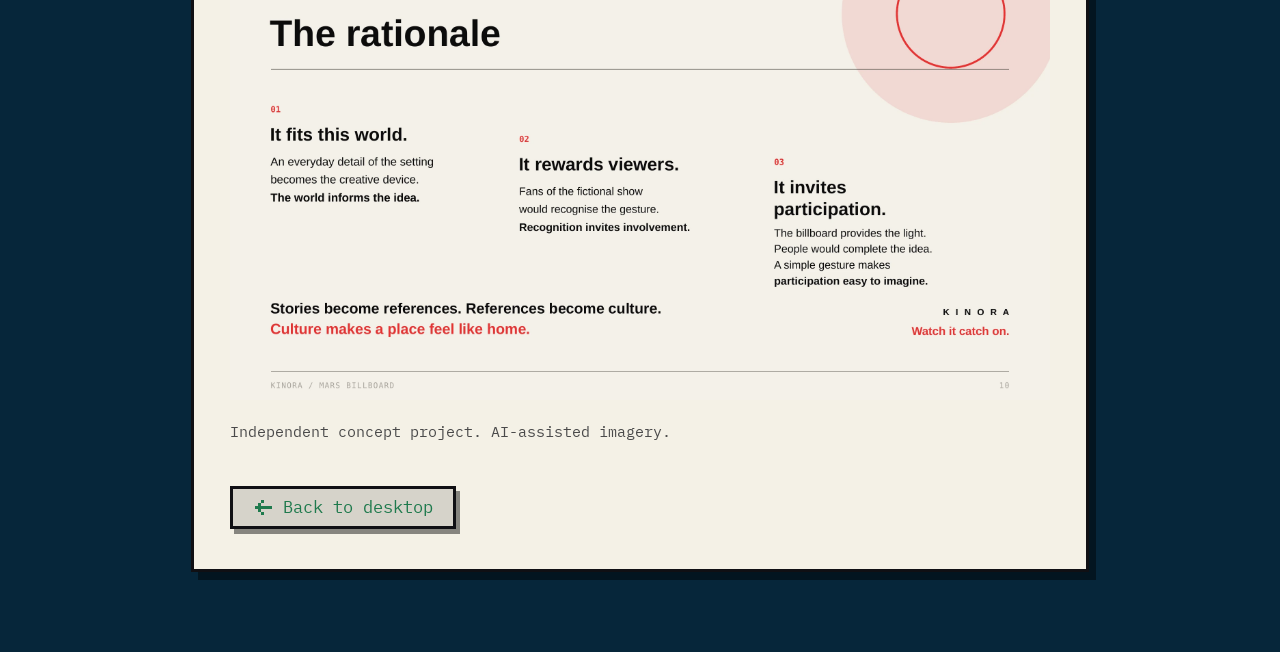
<file: site/kinora.html>
<!doctype html>
<html lang="en">
<head>
<meta charset="utf-8">
<meta name="viewport" content="width=device-width,initial-scale=1">
<title>KINORA · Zhiyu (Lesley) Liu</title>
<link rel="stylesheet" href="detail.css?v=3">
<link rel="stylesheet" href="fx.css">
<link rel="stylesheet" href="kinora.css">
</head>
<body>

<div class="topbar">
  <a class="home" href="index.html">
    <svg class="fish" viewBox="0 0 24 12"><path d="M2 6 C5 1,13 1,17 6 C13 11,5 11,2 6 Z M17 6 L22 2 L22 10 Z" fill="currentColor"/><circle cx="6" cy="5" r="1" fill="#f4f1e6"/></svg>
    <span data-en="Zhiyu (Lesley) Liu" data-zh="刘芷郁 Zhiyu (Lesley) Liu">Zhiyu (Lesley) Liu</span>
  </a>
  <div class="meta" data-en="MA Film and Television / University of Warwick / 2026"
       data-zh="英国华威大学 电影与电视研究 硕士 2026">MA Film and Television / University of Warwick / 2026</div>
</div>

<div class="wrap">
  <div class="window">
    <div class="bar"><span data-en="KINORA" data-zh="KINORA">KINORA</span>
      <a class="barback" href="index.html" title="Back to desktop" aria-label="Back to desktop"><svg viewBox="0 0 20 15" aria-hidden="true"><path d="M8 0h3v3H8zM5 3h3v3H5zM2 6h3v3H2zM5 9h3v3H5zM8 12h3v3H8zM5 6h14v3H5z" fill="currentColor"/></svg></a></div>

    <div class="content">
      <h1>KINORA</h1>
      <div class="credit" data-en="Fictional brand & advertising campaign" data-zh="创意品牌与广告企划">Fictional brand &amp; advertising campaign</div>
      <p class="logline" data-en="A billboard concept for an imagined Mars entertainment platform, turning an everyday red light into a shared cultural reference." data-zh="为虚构的火星娱乐平台设计广告牌，让日常红灯成为人们共享的文化符号。">A billboard concept for an imagined Mars entertainment platform, turning an everyday red light into a shared cultural reference.</p>
      <div class="credit" data-en="Concept development, copywriting & art direction" data-zh="概念策划、文案与美术指导">Concept development, copywriting &amp; art direction</div>
      <section class="campaign" aria-label="KINORA campaign, 10 pages">
<div class="campaign-heading"><span data-en="Campaign / 10 pages" data-zh="完整提案 / 10 页">Campaign / 10 pages</span><a href="documents/kinora-campaign.pdf" target="_blank" rel="noopener" data-en="Open PDF ↗" data-zh="打开 PDF ↗">Open PDF ↗</a></div>
<p class="view-hint" data-en="Scroll to explore. Tap a page to open the full-size image." data-zh="向下滚动阅读，点击页面打开高清大图。">Scroll to explore. Tap a page to open the full-size image.</p>
<figure class="campaign-page" id="page-1"><a href="img/kinora-pages/page-01.webp" target="_blank" rel="noopener" aria-label="Open page 1 at full resolution"><img src="img/kinora-pages/page-01.webp" width="2400" height="1350" loading="eager" decoding="async" alt="Page 1: KINORA — Watch it catch on" aria-describedby="transcript-1"></a><span class="sr-only" id="transcript-1">K I N O R A WATCH IT CATCH ON. THE FIRST PRODUCT BILLBOARD AD FOR MARS. ZHIYU (LESLEY) LIU INDEPENDENT CONCEPT PROJECT</span></figure>
<figure class="campaign-page" id="page-2"><a href="img/kinora-pages/page-02.webp" target="_blank" rel="noopener" aria-label="Open page 2 at full resolution"><img src="img/kinora-pages/page-02.webp" width="2400" height="1350" loading="lazy" decoding="async" alt="Page 2: The imagined world" aria-describedby="transcript-2"></a><span class="sr-only" id="transcript-2">THE IMAGINED WORLD For them, Mars is simply home. I imagined Mars a few generations into settlement. The first crews came to survive. Their grandchildren grew up here. Now there are neighbourhoods, schools, shops, rent and rush hour. An extraordinary place has become ordinary life. KINORA / MARS BILLBO ARD 02</span></figure>
<figure class="campaign-page" id="page-3"><a href="img/kinora-pages/page-03.webp" target="_blank" rel="noopener" aria-label="Open page 3 at full resolution"><img src="img/kinora-pages/page-03.webp" width="2400" height="1350" loading="lazy" decoding="async" alt="Page 3: A familiar light at every front door" aria-describedby="transcript-3"></a><span class="sr-only" id="transcript-3">A WORLD-BUILDING DETAIL A familiar light at every front door. In this world, each home has a dust lock. It removes dust before residents step inside. A round red status light glows while the cycle runs. This familiar detail becomes the campaign device. THE DUST-LOCK STATUS LIGHT KINORA / MARS BILLBO ARD 03</span></figure>
<figure class="campaign-page" id="page-4"><a href="img/kinora-pages/page-04.webp" target="_blank" rel="noopener" aria-label="Open page 4 at full resolution"><img src="img/kinora-pages/page-04.webp" width="2400" height="1350" loading="lazy" decoding="async" alt="Page 4: More stories to share" aria-describedby="transcript-4"></a><span class="sr-only" id="transcript-4">THE OPPORTUNITY A place to live. More stories to share. The concept builds on ordinary Martian life: familiar routines that entertainment can reflect. Shared stories can give residents more moments to recognise, repeat and make their own. 01 SHARED STORIES 02 SHARED REFERENCES 03 SHARED CULTURE 04 BELONGING Stories people watch together Moments people recognise A language of daily life A place that feels like yours A habitat gives people somewhere to live. Shared culture makes it home. KINORA / MARS BILLBO ARD 04</span></figure>
<figure class="campaign-page" id="page-5"><a href="img/kinora-pages/page-05.webp" target="_blank" rel="noopener" aria-label="Open page 5 at full resolution"><img src="img/kinora-pages/page-05.webp" width="2400" height="1350" loading="lazy" decoding="async" alt="Page 5: The fictional KINORA brand" aria-describedby="transcript-5"></a><span class="sr-only" id="transcript-5">THE BRAND / K I N O R A Stories made on Mars. For life on Mars. KINORA is the fictional brand I created. An entertainment platform with films, series and originals rooted in Martian life, including work from local creators. The aim: turn familiar experiences into stories people can share. KINORA makes the stories. Mars makes the culture. KINORA / MARS BILLBO ARD 05</span></figure>
<figure class="campaign-page" id="page-6"><a href="img/kinora-pages/page-06.webp" target="_blank" rel="noopener" aria-label="Open page 6 at full resolution"><img src="img/kinora-pages/page-06.webp" width="2400" height="1350" loading="lazy" decoding="async" alt="Page 6: The double meaning of catch on" aria-describedby="transcript-6"></a><span class="sr-only" id="transcript-6">THE IDEA Watch it catch on. Entertainment can create shared references. The concept brings a screen moment into public life. CATCH ON 02 CATCH ON 01 To understand To become popular a joke or reference. and spread from person to person. ONE SMALL SCREEN MOMENT DOES BOTH. ON SCREEN ONLINE AT WORK IN PUBLIC KINORA / MARS BILLBO ARD 06</span></figure>
<figure class="campaign-page" id="page-7"><a href="img/kinora-pages/page-07.webp" target="_blank" rel="noopener" aria-label="Open page 7 at full resolution"><img src="img/kinora-pages/page-07.webp" width="2400" height="1350" loading="lazy" decoding="async" alt="Page 7: The scene behind the idea" aria-describedby="transcript-7"></a><span class="sr-only" id="transcript-7">THE FIC TIONAL SCENE / NEXT DOOR The scene behind it For NEXT DOOR, I imagined two roommates waiting. One aligns her nose with the light as the dust lock runs. A glowing red nose, just to make her roommate smile. KINORA / MARS BILLBO ARD 07</span></figure>
<figure class="campaign-page" id="page-8"><a href="img/kinora-pages/page-08.webp" target="_blank" rel="noopener" aria-label="Open page 8 at full resolution"><img src="img/kinora-pages/page-08.webp" width="2400" height="1350" loading="lazy" decoding="async" alt="Page 8: How the gesture could spread" aria-describedby="transcript-8"></a><span class="sr-only" id="transcript-8">PROPOSED ROLLOUT / CONCEPT MOCKUPS How it could spread Launch clips would introduce the scene and invite viewers to recreate the gesture at home. These mockups imagine how it could spread online, among friends and beyond the show&#x27;s audience. WITH FRIENDS AT WORK Viewers could turn the scene The gesture could reach into a shared joke. people beyond the audience. ONLINE KINORA / MARS BILLBO ARD 08</span></figure>
<figure class="campaign-page" id="page-9"><a href="img/kinora-pages/page-09.webp" target="_blank" rel="noopener" aria-label="Open page 9 at full resolution"><img src="img/kinora-pages/page-09.webp" width="2400" height="1350" loading="lazy" decoding="async" alt="Page 9: The billboard concept" aria-describedby="transcript-9"></a><span class="sr-only" id="transcript-9">THE BILLBOARD The light goes public 01 THE LIGHT A familiar dust-lock window and red light invite people to recreate the scene. 02 THE LINE NEXT DOOR. Watch it catch on. 03 THE PLATFORM KINORA Original. Now streaming. Fans recognise the reference. Others can discover the show. PUBLIC PROMENADE ARCADIA DISTRICT KINORA / MARS BILLBO ARD 09</span></figure>
<figure class="campaign-page" id="page-10"><a href="img/kinora-pages/page-10.webp" target="_blank" rel="noopener" aria-label="Open page 10 at full resolution"><img src="img/kinora-pages/page-10.webp" width="2400" height="1350" loading="lazy" decoding="async" alt="Page 10: The rationale" aria-describedby="transcript-10"></a><span class="sr-only" id="transcript-10">THE RATIONALE The rationale 01 It fits this world. 02 An everyday detail of the setting It rewards viewers. 03 becomes the creative device. The world informs the idea. Fans of the fictional show It invites would recognise the gesture. participation. Recognition invites involvement. The billboard provides the light. People would complete the idea. A simple gesture makes participation easy to imagine. Stories become references. References become culture. K I N O R A Culture makes a place feel like home. Watch it catch on. KINORA / MARS BILLBO ARD 10</span></figure>
</section>
      <div class="credit" data-en="Independent concept project. AI-assisted imagery." data-zh="独立概念项目。图像采用 AI 辅助制作。">Independent concept project. AI-assisted imagery.</div>
      <a class="back" href="index.html"><svg viewBox="0 0 20 15" aria-hidden="true"><path d="M8 0h3v3H8zM5 3h3v3H5zM2 6h3v3H2zM5 9h3v3H5zM8 12h3v3H8zM5 6h14v3H5z" fill="currentColor"/></svg><span data-en="Back to desktop" data-zh="返回桌面">Back to desktop</span></a>
    </div>
  </div>
</div>
<button class="lang" id="lang">中</button><script src="lang.js"></script>
<script src="fx.js"></script>

</body></html>
</file>
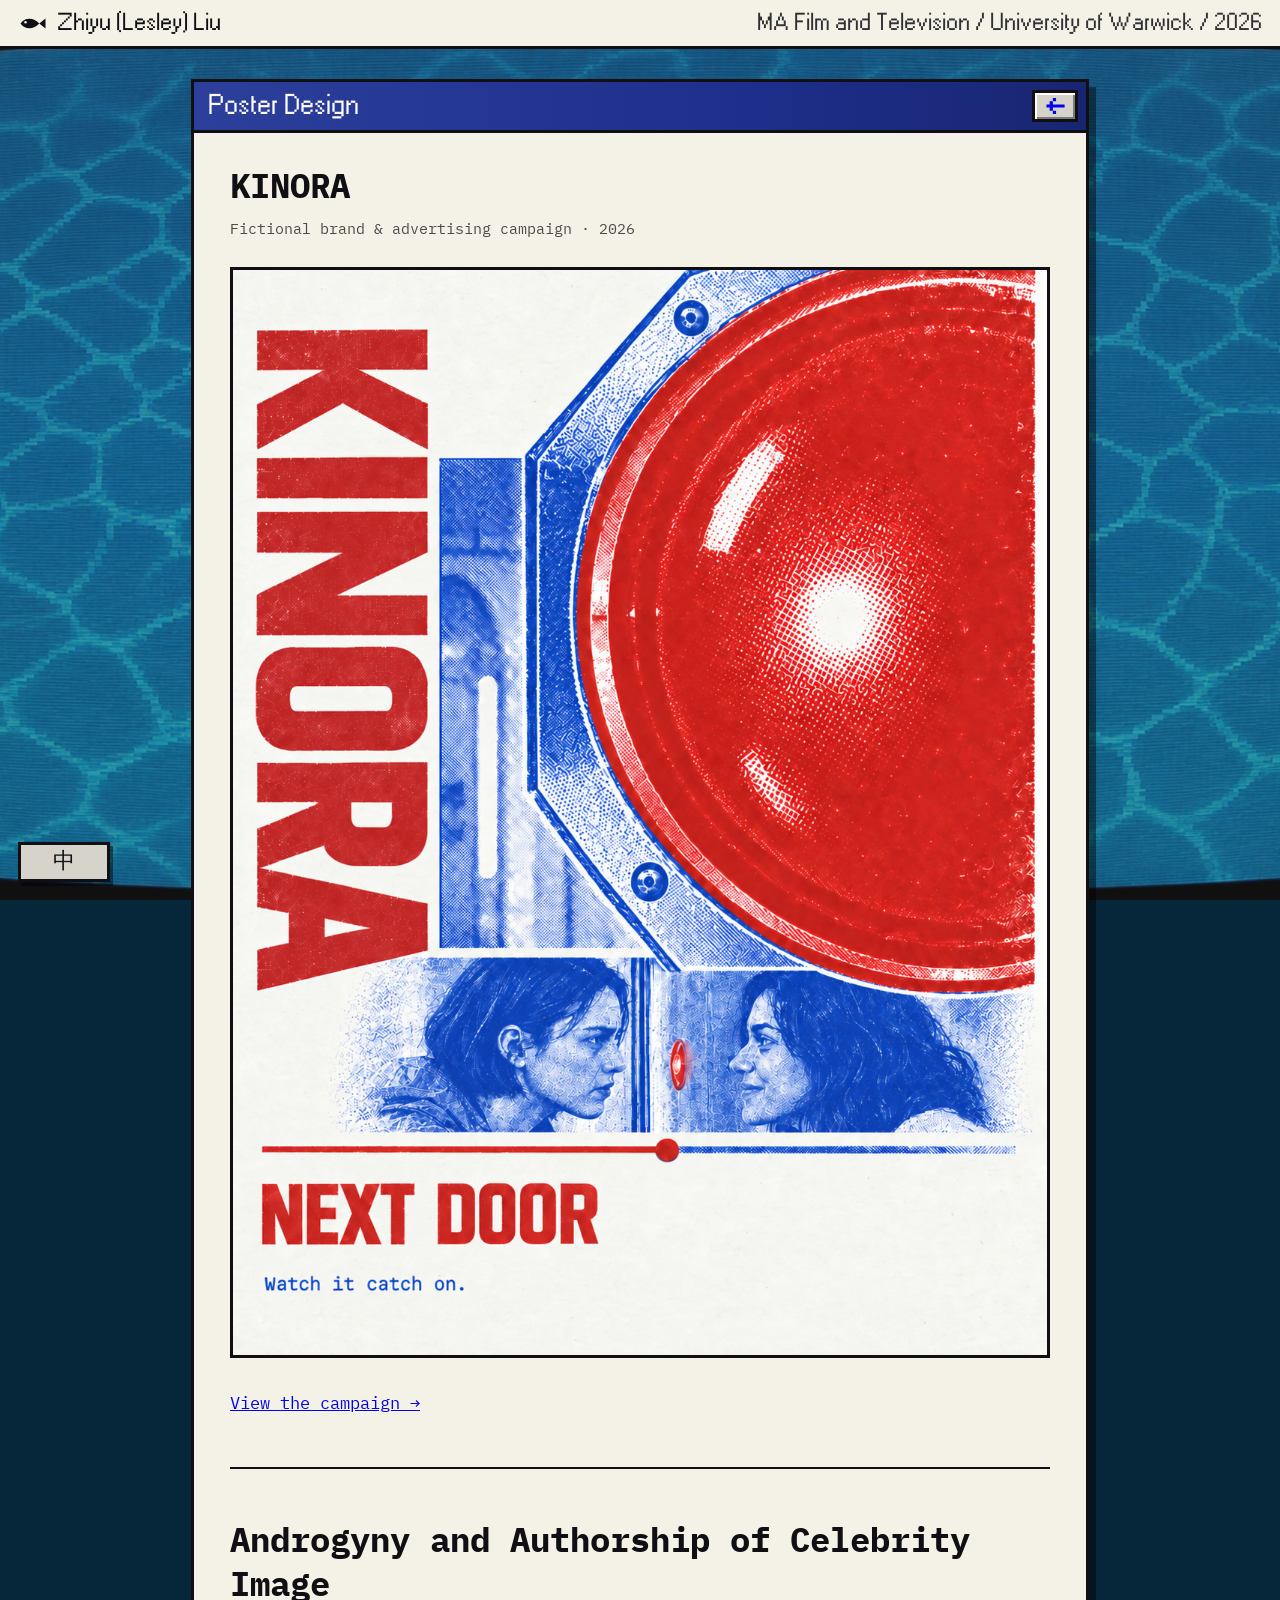
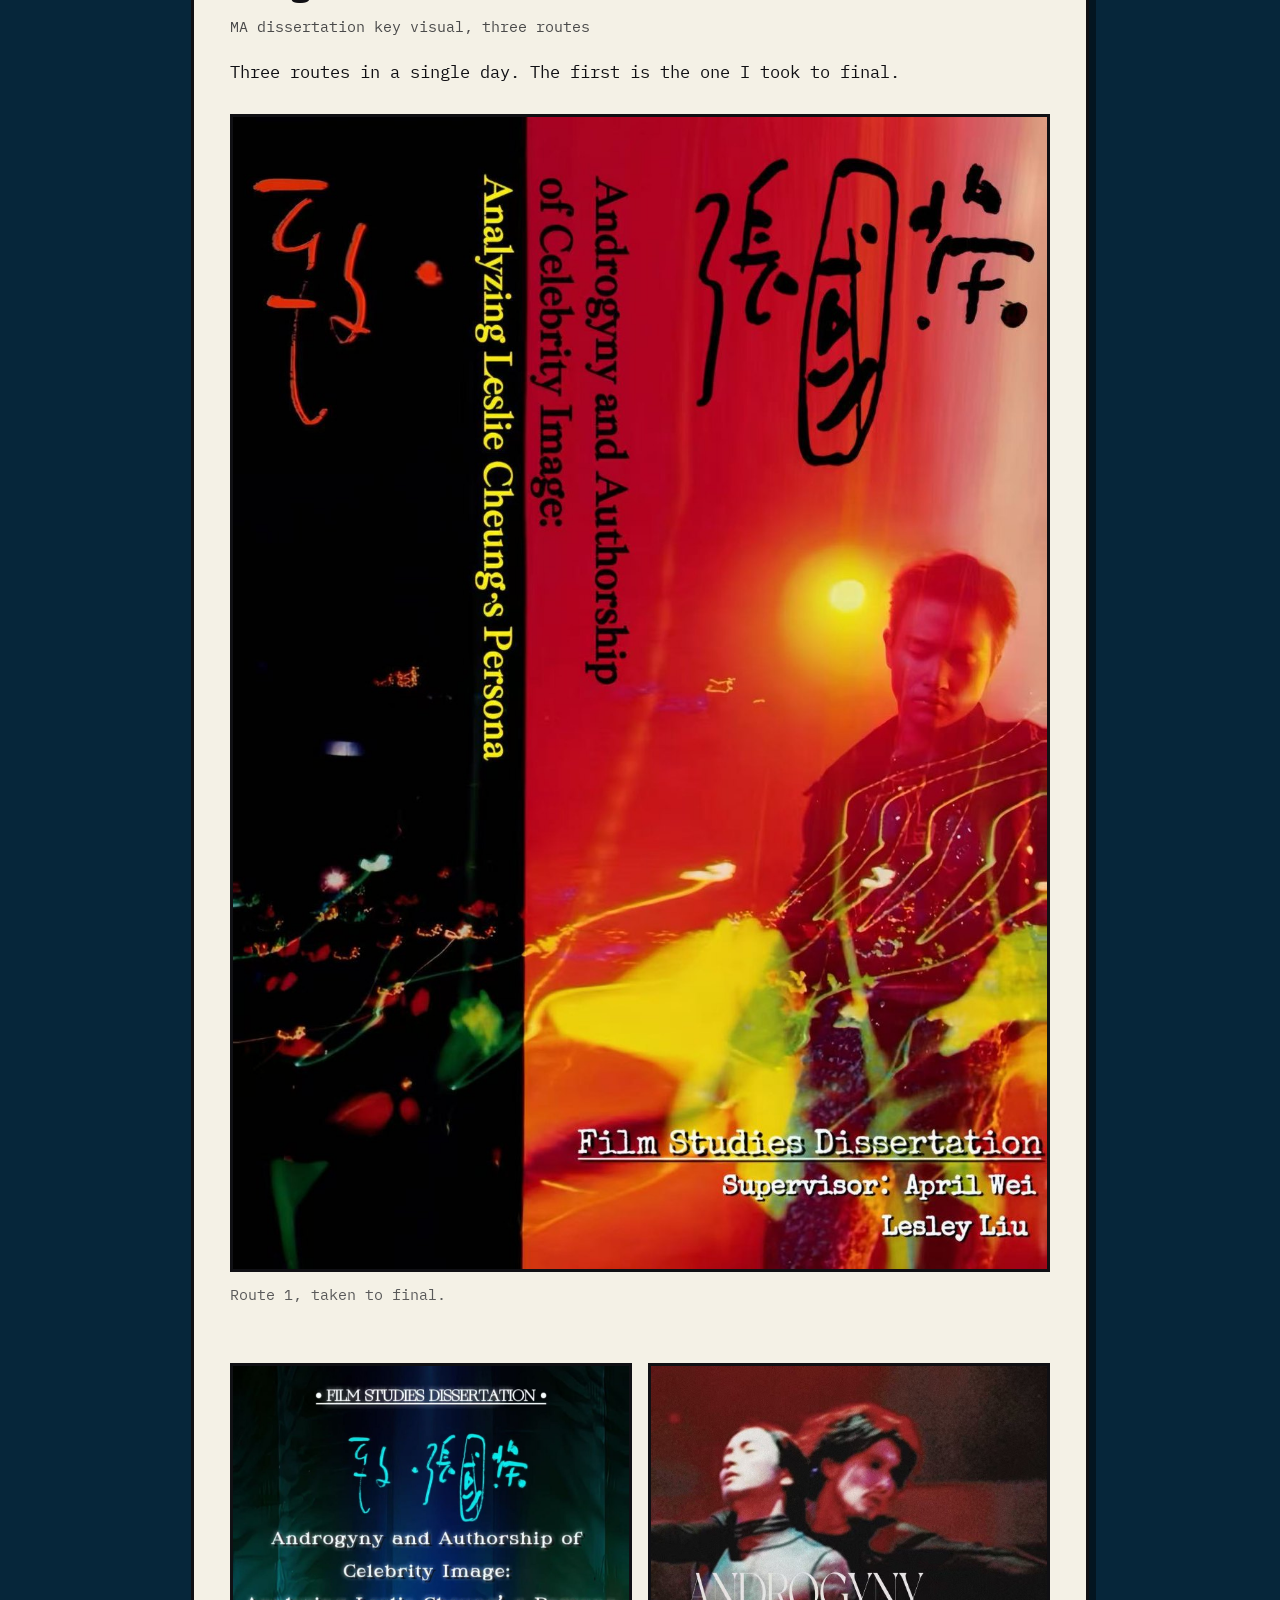
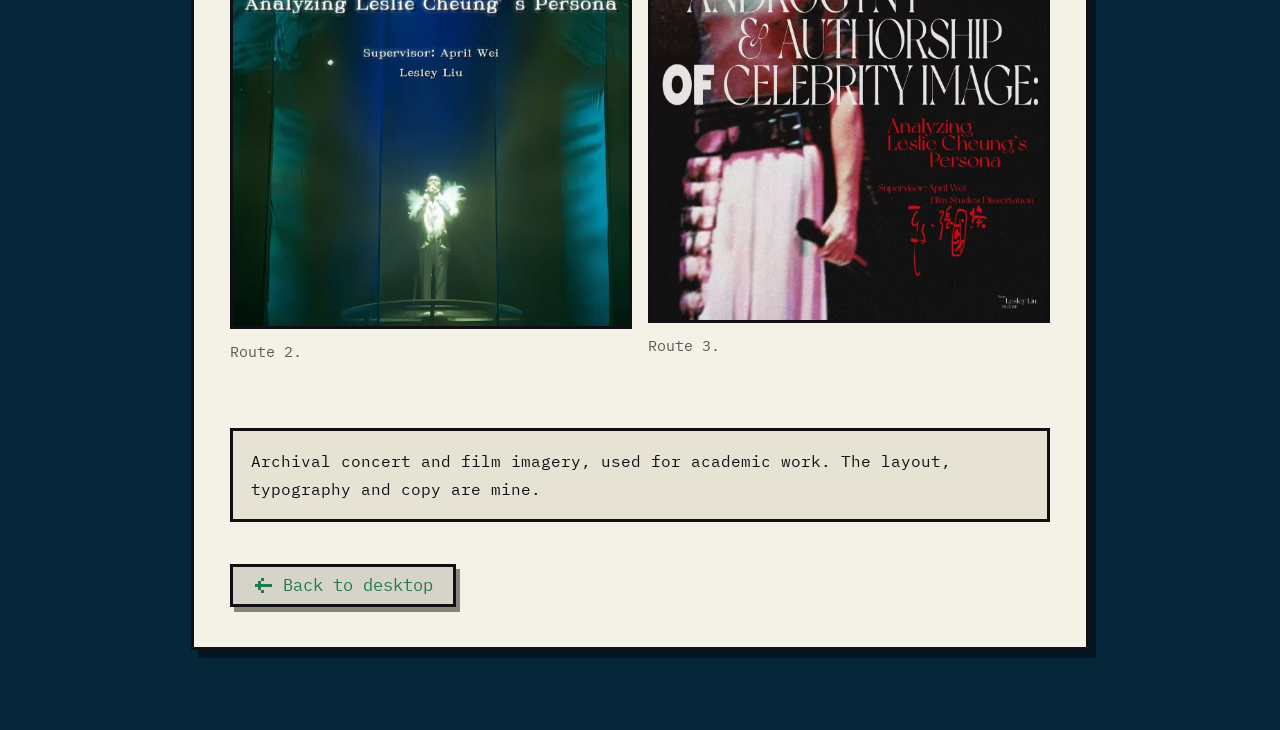
<file: site/poster.html>
<!doctype html>
<html lang="en">
<head>
<meta charset="utf-8">
<meta name="viewport" content="width=device-width,initial-scale=1">
<title>Poster Design · Zhiyu (Lesley) Liu</title>
<link rel="stylesheet" href="detail.css?v=3">
<link rel="stylesheet" href="fx.css">
</head>
<body>

<div class="topbar">
  <a class="home" href="index.html">
    <svg class="fish" viewBox="0 0 24 12"><path d="M2 6 C5 1,13 1,17 6 C13 11,5 11,2 6 Z M17 6 L22 2 L22 10 Z" fill="currentColor"/><circle cx="6" cy="5" r="1" fill="#f4f1e6"/></svg>
    <span data-en="Zhiyu (Lesley) Liu" data-zh="刘芷郁 Zhiyu (Lesley) Liu">Zhiyu (Lesley) Liu</span>
  </a>
  <div class="meta" data-en="MA Film and Television / University of Warwick / 2026"
       data-zh="英国华威大学 电影与电视研究 硕士 2026">MA Film and Television / University of Warwick / 2026</div>
</div>

<div class="wrap">
  <div class="window">
    <div class="bar"><span data-en="Poster Design" data-zh="海报设计">Poster Design</span>
      <a class="barback" href="index.html" title="Back to desktop" aria-label="Back to desktop"><svg viewBox="0 0 20 15" aria-hidden="true"><path d="M8 0h3v3H8zM5 3h3v3H5zM2 6h3v3H2zM5 9h3v3H5zM8 12h3v3H8zM5 6h14v3H5z" fill="currentColor"/></svg></a></div>

    <div class="content">
<section class="kinora-poster-section">
<h1>KINORA</h1>
<div class="credit" data-en="Fictional brand & advertising campaign · 2026" data-zh="创意品牌与广告企划 · 2026">Fictional brand &amp; advertising campaign · 2026</div>
<figure><a href="kinora.html"><img src="img/kinora-poster.webp" alt="KINORA red-and-blue poster with a red signal lamp and NEXT DOOR characters" loading="lazy"></a></figure>
<p><a href="kinora.html" data-en="View the campaign →" data-zh="查看完整企划 →">View the campaign →</a></p>
</section><hr style="margin:48px 0;border:0;border-top:2px solid currentColor">

      <h1>Androgyny and Authorship of Celebrity Image</h1>
      <div class="credit" data-en="MA dissertation key visual, three routes"
           data-zh="论文主视觉，三版方案">MA dissertation key visual, three routes</div>

      <p class="logline" data-en="Three routes in a single day. The first is the one I took to final."
         data-zh="时间有限的情况下一天内做了三版，最终选用第一版。">Three routes in a single day. The first is the one I took to final.</p>

      <figure>
        <img src="img/poster-1.jpg" alt="">
        <figcaption data-en="Route 1, taken to final." data-zh="第一版，定稿。">Route 1, taken to final.</figcaption>
      </figure>

      <div class="pair">
        <figure>
          <img src="img/poster-2.jpg" alt="">
          <figcaption data-en="Route 2." data-zh="第二版。">Route 2.</figcaption>
        </figure>
        <figure>
          <img src="img/poster-3.jpg" alt="">
          <figcaption data-en="Route 3." data-zh="第三版。">Route 3.</figcaption>
        </figure>
      </div>

      <div class="note" data-en="Archival concert and film imagery, used for academic work. The layout, typography and copy are mine."
           data-zh="演唱会与电影影像系档案素材，用于学术研究。版式、字体与文案均由本人完成。">Archival concert and film imagery, used for academic work. The layout, typography and copy are mine.</div>

      <a class="back" href="index.html"><svg viewBox="0 0 20 15" aria-hidden="true"><path d="M8 0h3v3H8zM5 3h3v3H5zM2 6h3v3H2zM5 9h3v3H5zM8 12h3v3H8zM5 6h14v3H5z" fill="currentColor"/></svg><span data-en="Back to desktop" data-zh="返回桌面">Back to desktop</span></a>
    </div>
  </div>
</div>

<button class="lang" id="lang">中</button>
<script src="lang.js"></script>
<script src="fx.js"></script>
</body>
</html>
</file>
<file: site/desktop.css>
/* ==========================================================================
   Home page: CRT desktop
   --------------------------------------------------------------------------
   The whole page is one fixed 1672x941 canvas, the native size of
   img/bg-sunset.png, scaled to fit the viewport by desktop.js. Everything
   inside is positioned in that coordinate system, so the windows stay locked
   to the background no matter how the browser is resized.

   Window chrome is rebuilt in CSS rather than cut from the reference image:
   the reference text is placeholder gibberish, the ACCIDENT credit in it is
   wrong, and image text cannot be selected, searched or switched to Chinese.
   Only the parts of the reference that are genuinely painted are used as
   sprites: the three film icons and the Earth Online illustration.
   ========================================================================== */

@import url('fonts.css');

* { box-sizing: border-box; }

html, body {
  margin: 0;
  height: 100%;
  background: #000;
  overflow: hidden;
}

:root {
  /* Window paper: light grey with horizontal pixel bars, the texture an old
     web page tiled behind its content. Not white, which reads as a modern
     card. The bars are 2px on a 6px pitch; the contrast is kept low because
     the canvas is scaled by a fractional factor and a strong fine pattern
     would moire. The terminal window opts out of both. */
  --paper: #d9d9d9;
  --paper-line: rgba(0, 0, 0, 0.075);

  /* Fit factor for the 1672x941 canvas. desktop.js overrides this with the
     exact value for the viewport; the static default here means the page
     still renders centred and complete if the script is slow or blocked,
     instead of collapsing or overflowing. */
  --k: 0.5;

  /* Credit lines pick up the terminal green. Brighter and more saturated than
     the detail pages use, because this paper is grey rather than cream:
     78% saturation at 27% lightness, 3.8:1 against #d9d9d9. The footer's own
     #33d17a is not reusable here, it would land at 1.4:1 on this ground. */
  --credit-green: #0f7a45;
}

/* --- the scaled canvas -------------------------------------------------- */
/* #screen is sized to the FITTED dimensions (k * native), never the native
   1672x941, so the element centred by the grid is always no larger than the
   viewport. Centring a box that fits is rock-solid in every browser; centring
   an oversized box that is then shrunk with transform is not, and produced
   the off-centre / tilted rendering across Safari and others. The native-size
   content lives in #world, scaled from the top-left corner to fill #screen. */

#stage {
  position: fixed;
  inset: 0;
  display: grid;
  place-items: center;
  overflow: hidden;
  background: #000;
}

#screen {
  position: relative;
  width: calc(1672px * var(--k));
  height: calc(941px * var(--k));
  overflow: hidden;
  background: url('img/bg-sunset.png') center / 100% 100% no-repeat;
}

#world {
  position: absolute;
  top: 0;
  left: 0;
  width: 1672px;
  height: 941px;
  transform: scale(var(--k));
  transform-origin: top left;
}

/* Hard-edged only when the canvas is being enlarged; desktop.js sets this. */
#screen.is-upscaled { image-rendering: pixelated; }

/* --- window chrome ------------------------------------------------------ */

.slot {
  position: absolute;
  transform: rotate(var(--tilt, 0deg));
}

.win {
  width: 100%;
  height: 100%;
  display: flex;
  flex-direction: column;
  border: 2px solid #000;
  background: var(--paper);
  box-shadow: 3px 4px 0 rgba(0, 0, 0, 0.38);
  animation: float var(--dur, 8s) ease-in-out var(--delay, 0s) infinite;
  overflow: hidden;
}

@keyframes float {
  0%, 100% { transform: translateY(0); }
  50%      { transform: translateY(var(--rise, -10px)); }
}

@media (prefers-reduced-motion: reduce) {
  .win, .avatar { animation: none; }
}

.win__bar {
  flex: none;
  height: 38px;
  padding: 0 6px 0 10px;
  display: flex;
  align-items: center;
  justify-content: space-between;
  gap: 10px;
  background: linear-gradient(90deg, #2c3f9b 0%, #1e2f8c 60%, #182671 100%);
  border-bottom: 2px solid #000;
  color: #fff;
}

.win__title {
  font-family: var(--font-ui);
  font-size: 24px;
  line-height: 38px;
  white-space: nowrap;
  overflow: hidden;
  text-overflow: ellipsis;
}

/* the _ [] X cluster, drawn rather than cut: the sprite in the reference is
   soft and would not survive being scaled with the canvas */
.win__btns { display: flex; gap: 4px; flex: none; }

.win__btn {
  width: 22px;
  height: 20px;
  border: 2px solid #000;
  background: #d6d3ca;
  position: relative;
}

.win__btn::before,
.win__btn::after {
  content: '';
  position: absolute;
  background: #000;
}

.win__btn--min::before { left: 3px; right: 3px; bottom: 2px; height: 3px; }

.win__btn--max::before { inset: 2px; border: 2px solid #000; background: none; }

.win__btn--close::before,
.win__btn--close::after {
  left: 2px; right: 2px; top: 7px; height: 3px;
}
.win__btn--close::before { transform: rotate(45deg); }
.win__btn--close::after  { transform: rotate(-45deg); }

.win__body {
  flex: 1;
  min-height: 0;
  padding: 12px;
  display: flex;
  gap: 12px;
  overflow: hidden;
  background-color: var(--paper);
  background-image: repeating-linear-gradient(180deg,
    var(--paper-line) 0 2px, transparent 2px 6px);
}

.win__body--flush { padding: 0; }

/* decorative scrollbar, as drawn in the reference */
.scrollbar {
  flex: none;
  width: 24px;
  align-self: stretch;
  border: 2px solid #000;
  background: var(--paper);
  display: flex;
  flex-direction: column;
}

.scrollbar span {
  display: block;
  height: 20px;
  border-bottom: 2px solid #000;
  background: #d6d3ca;
}

.scrollbar span:last-child { border-bottom: 0; border-top: 2px solid #000; margin-top: auto; }

.scrollbar i {
  flex: 1;
  background:
    repeating-conic-gradient(#cfcbc2 0 25%, #fff 0 50%) 0 0 / 8px 8px;
}

/* --- window content ----------------------------------------------------- */

.stack { display: flex; flex-direction: column; gap: 8px; min-width: 0; min-height: 0; flex: 1; }

.w-head {
  font: 700 30px/34px var(--font-pixel);
  color: #101010;
}

.w-meta {
  font: 700 20px/24px var(--font-pixel);
  color: var(--credit-green);
}

.w-line {
  font: 700 24px/28px var(--font-pixel);
  color: #101010;
}

.w-sub {
  font: 700 21px/25px var(--font-pixel);
  color: #4a4a4a;
}

.row { display: flex; gap: 10px; align-items: flex-start; }

.row img {
  flex: none;
  width: 64px;
  height: 64px;
  object-fit: cover;
  border: 2px solid #000;
  image-rendering: pixelated;
}

.grid {
  display: grid;
  grid-template-columns: repeat(3, minmax(0, 1fr));
  grid-auto-rows: minmax(0, 1fr);
  gap: 8px;
  flex: 1;
  min-height: 0;
}

.grid img {
  width: 100%;
  height: 100%;
  object-fit: cover;
  border: 2px solid #000;
  display: block;
}

.posters {
  display: grid;
  grid-template-columns: minmax(0, 1.35fr) minmax(0, 1fr);
  grid-template-rows: minmax(0, 1fr) minmax(0, 1fr);
  gap: 8px;
  flex: 1;
  min-height: 0;
}

.posters img { width: 100%; height: 100%; object-fit: cover; border: 2px solid #000; display: block; }
.posters img:first-child { grid-row: span 2; }

.earth {
  width: 100%;
  height: 100%;
  object-fit: cover;
  display: block;
  image-rendering: pixelated;
}

/* --- films list --------------------------------------------------------- */

.films { display: flex; flex-direction: column; gap: 10px; flex: 1; min-width: 0; }

.film { display: flex; gap: 12px; align-items: flex-start; }

.film img {
  flex: none;
  width: 60px;
  height: 60px;
  border: 2px solid #000;
  image-rendering: pixelated;
}

.film__t { font: 700 21px/25px var(--font-pixel); color: #101010; }
.film__c { font: 700 17px/21px var(--font-pixel); color: var(--credit-green); }

/* --- contact terminal --------------------------------------------------- */

.win--term { background: #050e1d; }
.win--term .win__bar { background: linear-gradient(90deg, #6b8794 0%, #506f81 55%, #3c5666 100%); }

/* The terminal keeps its black screen: no paper colour, no pixel bars. */
.win--term .win__body {
  flex-direction: column;
  justify-content: center;
  gap: 2px;
  padding: 8px 16px;
  background-color: #050e1d;
  background-image: none;
}

.term-line {
  font: 700 27px/32px var(--font-pixel);
  /* phosphor green, the colour a terminal actually was */
  color: #33d17a;
  text-decoration: none;
  white-space: nowrap;
}

a.term-line:hover { color: #7cf3b4; text-decoration: underline; }

/* --- avatar ------------------------------------------------------------- */

.avatar-slot {
  position: absolute;
  display: flex;
  align-items: center;
  justify-content: center;
  pointer-events: none;
}

.avatar {
  width: 100%;
  /* The slot has no overflow clipping and only empty background sits above it,
     so the bob can be large without hiding any of the drawing; keep the
     avatar near full slot height for presence. */
  height: calc(100% - 16px);
  object-fit: contain;
  /* Smooth sampling, not pixelated. The avatar is a hand-drawn illustration
     displayed smaller than native and moving on the float; nearest-neighbour
     re-snaps which source rows survive each frame, which crawls horizontal
     bands across the face. The background keeps pixelated; this one drawing
     does not. */
  image-rendering: auto;
  animation: float 6.5s ease-in-out infinite;
  --rise: -22px;
}

/* --- links -------------------------------------------------------------- */

a.slot { text-decoration: none; color: inherit; display: block; }

a.slot .win { transition: box-shadow 120ms steps(2), filter 120ms steps(2); }

a.slot:hover .win,
a.slot:focus-visible .win {
  box-shadow: 3px 4px 0 rgba(0, 0, 0, 0.38), 0 0 0 3px #ffd479;
  filter: brightness(1.05);
}

a.slot:focus-visible { outline: none; }

/* --- language button ---------------------------------------------------- */

#lang {
  position: absolute;
  left: 60px;
  top: 862px;
  width: 92px;
  height: 40px;
  font: 400 22px/1 var(--font-ui);
  color: #101010;
  background: #d6d3ca;
  border: 2px solid #000;
  box-shadow: inset 2px 2px 0 #fff, inset -2px -2px 0 #7a7a7a, 3px 4px 0 rgba(0, 0, 0, 0.38);
  cursor: pointer;
  animation: float 7.5s ease-in-out 1.2s infinite;
  --rise: -6px;
}

#lang:active { box-shadow: inset -2px -2px 0 #fff, inset 2px 2px 0 #7a7a7a; }

/* --- portrait phones ---------------------------------------------------- */
/* The desktop metaphor needs width. Below 760px the canvas is scaled to fit
   the width and the leftover height is simply letterboxed, which keeps every
   window legible instead of squeezing them. */

@media (max-width: 760px) {
  #screen { transform-origin: center center; }
}

/* Independent Projects: preserve the desktop composition. */
.project-list {display:flex;flex-direction:column;gap:3px;padding:8px 10px;}
.project-row {display:flex;align-items:center;gap:14px;flex:1;min-height:0;color:#101010;text-decoration:none;padding:4px 8px;border:1px solid transparent;}
.project-image {width:78px;height:82px;flex:none;display:grid;place-items:center;}
.project-image img {width:100%;height:100%;object-fit:contain;}
.project-copy {display:flex;flex-direction:column;gap:4px;min-width:0;}
.project-copy strong {font:700 27px/1 var(--font-pixel);}
.project-copy>span {font:400 19px/1.1 var(--font-pixel);color:#333;}
.project-arrow {margin-left:auto;font:22px var(--font-ui);}
.project-row:hover,.project-row:focus-visible {background:#f4efdb;border-color:#243786;outline:2px solid #243786;outline-offset:-2px;}
.project-row.kinora:hover img,.project-row.kinora:focus-visible img {filter:brightness(1.15);}
.project-row.potato:hover img {transform:rotate(-3deg);}
@media(max-width:760px){
 html,body {height:auto;min-height:100%;overflow:auto;background:#102a45;}
 #stage {position:relative;display:block;overflow:visible;background:transparent;}
 #screen {width:100%;height:auto;overflow:visible;background:url('img/bg-sunset.png') center top / auto 100vh fixed no-repeat;}
 #world {position:relative;width:100%;height:auto;transform:none;display:flex;flex-direction:column;gap:22px;padding:22px 16px 40px;}
 #world>.slot {position:relative;left:auto!important;top:auto!important;width:100%!important;height:auto!important;transform:none;order:2;}
 #world>.slot>.win {height:auto;}
 #world>.projects-slot {order:1;min-height:354px;}
 #world>.avatar-slot {position:relative;left:auto!important;top:auto!important;width:100%!important;height:240px!important;order:0;}
 .avatar {max-width:260px;}
 .win,.avatar,#lang {animation:none;}
 #lang {position:relative;left:auto;top:auto;order:3;align-self:flex-end;}
 .term-line {font-size:clamp(16px,5vw,24px);white-space:normal;overflow-wrap:anywhere;}
 .project-copy strong {font-size:24px;}
 .project-copy>span {font-size:18px;}
 .project-image {width:66px;height:76px;}
 .project-row {gap:10px;padding:4px;}
 .win__title {font-size:22px;}
}
@media(prefers-reduced-motion:reduce){.project-row.potato:hover img{transform:none;}#lang{animation:none;}}
</file>
<file: site/fx.css>
/* Cursor fish — a sticker fish that swims after the real pointer.
   The native cursor is kept (so links stay easy to click); the fish is a
   decorative follower on a pointer-events:none overlay above everything. */

#fx {
  position: fixed;
  inset: 0;
  z-index: 60;
  pointer-events: none;
  overflow: hidden;
}

#fx-fish {
  position: fixed;
  left: 0;
  top: 0;
  width: 41px;
  height: auto;
  /* face travel direction from a top-left anchor; JS writes the transform */
  transform-origin: 50% 50%;
  opacity: 0;
  transition: opacity 260ms ease;
  will-change: transform;
  image-rendering: auto;
}

#fx-fish.is-on { opacity: 1; }

/* No mouse to follow, or the viewer asked for less motion: no fish. */
@media (hover: none), (pointer: coarse) { #fx { display: none; } }
@media (prefers-reduced-motion: reduce) { #fx { display: none; } }
</file>
<file: site/detail.css>
/* ==========================================================================
   Detail pages: a scrolling document inside one window, over the plain ocean.
   --------------------------------------------------------------------------
   One column, 820px, shared by the text and every picture: same left edge,
   same right edge, nothing sticking out. The window is sized from that, not
   the other way round.

   Body is IBM Plex Mono at 17px rather than Pixel Operator. Pixel Operator is
   a 16px bitmap design and lands crisp only at 16 / 32 / 48, which for
   long-form reading means either too small or enormous; an outline face is
   clean at any size. Monospace keeps the terminal register of the rest of
   the site. At 17px the advance is exactly 10px, so 820px is 82 characters.
   ========================================================================== */

@import url('fonts.css');

:root {
  --paper: #f4f1e6;
  --ink: #101014;
  --bar: #1e2f8c;
  --barface: #d6d3ca;
  --rule: #101014;

  /* Section headings and the back control take the terminal green down to a
     weight that holds on cream. The footer's #33d17a only works because it
     sits on near black; on this paper it would be 1.4:1. */
  --green: #1f7a4d;

  /* The one column everything sits in. .wrap is this plus the window
     padding, border and page gutter: 820 + 72 + 6 + 32. */
  --measure: 820px;
}

* { box-sizing: border-box; margin: 0; padding: 0; }

html { scroll-behavior: smooth; }

body {
  min-height: 100%;
  color: var(--ink);
  /* Same artwork with the lettering repainted out of the baked menu bar, so
     it does not double up with the HTML top bar, and contrast pulled to 80%
     so the window reads clearly against it. The fish is still there. */
  background: #06263a url('img/bg-ocean-detail-soft.png') center center / cover fixed no-repeat;
  font-family: var(--font-mono);
}

/* --- site bar ----------------------------------------------------------- */

.topbar {
  position: sticky;
  top: 0;
  z-index: 20;
  display: flex;
  align-items: center;
  justify-content: space-between;
  gap: 16px;
  padding: 8px 18px;
  background: var(--paper);
  border-bottom: 3px solid var(--ink);
  font: 400 24px/30px var(--font-ui);
}

.topbar a { color: var(--ink); text-decoration: none; }
.topbar .home { display: flex; align-items: center; gap: 9px; }
.topbar .home:hover { text-decoration: underline; }
.topbar .fish { width: 30px; height: auto; }
.topbar .meta { opacity: 0.85; text-align: right; }

@media (max-width: 700px) { .topbar .meta { display: none; } }

/* --- window ------------------------------------------------------------- */

.wrap { max-width: 930px; margin: 30px auto 80px; padding: 0 16px; }

.window {
  background: var(--paper);
  border: 3px solid var(--ink);
  box-shadow: 7px 8px 0 rgba(0, 0, 0, 0.45);
}

/* Deliberately not sticky: the title bar is part of the document and scrolls
   away with it, rather than following the reader down the page. */
.window > .bar {
  display: flex;
  align-items: center;
  justify-content: space-between;
  gap: 14px;
  padding: 6px 8px 6px 14px;
  background: linear-gradient(90deg, #2c3f9b 0%, var(--bar) 60%, #182671 100%);
  color: #fff;
  border-bottom: 3px solid var(--ink);
  font: 400 28px/36px var(--font-ui);
}

/* the three chrome boxes are replaced by one control that actually does
   something: go back to the desktop */
.barback {
  flex: none;
  width: 46px;
  height: 32px;
  display: grid;
  place-items: center;
  background: var(--barface);
  border: 3px solid var(--ink);
  box-shadow: inset 2px 2px 0 #fff, inset -2px -2px 0 #7a7a7a;
  cursor: pointer;
}

.barback svg { width: 22px; height: 16px; display: block; }
.barback:hover { background: #fff; }
.barback:active { box-shadow: inset -2px -2px 0 #fff, inset 2px 2px 0 #7a7a7a; }

.content { padding: 30px 36px 40px; }

@media (max-width: 640px) { .content { padding: 20px 16px 28px; } }

/* --- type --------------------------------------------------------------- */

h1 { font: 700 34px/44px var(--font-mono); letter-spacing: 0; }

.credit { margin-top: 10px; font: 400 15px/24px var(--font-mono); color: #4a4a4a; }

.logline { margin-top: 18px; font: 400 17px/31px var(--font-mono); max-width: var(--measure); }

h2 {
  margin: 56px 0 26px;
  font: 700 22px/30px var(--font-mono);
  color: var(--green);
  border-bottom: 4px solid var(--green);
  padding-bottom: 8px;
  display: inline-block;
}

p { font: 400 17px/31px var(--font-mono); margin-bottom: 22px; max-width: var(--measure); }

/* Han characters are square, so 82 of them a line is far longer than 82 Latin
   ones; a touch more size and leading keeps the block from packing solid. */

:lang(zh) p,
:lang(zh) .logline { font-size: 18px; line-height: 34px; }

/* --- figures ------------------------------------------------------------ */

figure { margin: 26px 0 30px; }

figure img,
canvas.magnify {
  width: 100%;
  display: block;
  border: 3px solid var(--ink);
  background: var(--paper);
}

canvas.magnify { touch-action: none; cursor: zoom-in; }

/* Magnifiable figure: the canvas sits in a relative frame so the little
   magnifier badge can pin to the image's top-right corner without covering
   the caption below. The badge is the drawn glass Lesley supplied; it is the
   only cue a viewer gets that the image zooms, so it stays visible. */
.mag-frame { position: relative; line-height: 0; }

.mag-badge {
  position: absolute;
  top: 10px;
  right: 10px;
  width: 34px;
  height: 34px;
  background: url('img/magnifier-icon.png') center / contain no-repeat;
  filter: drop-shadow(0 1px 2px rgba(0, 0, 0, 0.55));
  opacity: 0.92;
  pointer-events: none;
}

/* Stills in the Third Needle grid are cropped to 4:3 so they sit level with
   the 4:3 render tiles beside them. */
.crop43 { aspect-ratio: 4 / 3; object-fit: cover; }

figcaption { margin-top: 10px; font: 400 15px/25px var(--font-mono); color: #5a5a5a; max-width: var(--measure); }

.pair { display: grid; grid-template-columns: 1fr 1fr; gap: 16px; }
.trio { display: grid; grid-template-columns: repeat(3, 1fr); gap: 16px; }
.hero { display: grid; grid-template-columns: 1.35fr 1fr; gap: 18px; align-items: start; }

@media (max-width: 640px) { .pair, .trio, .hero { grid-template-columns: 1fr; } }

/* --- scene palette blocks ----------------------------------------------- */
/* Photo and colour card are set to complementary aspect ratios so the two
   cells come out exactly the same height; every block then lines up down the
   page instead of stepping in and out. */

.swatch { margin: 26px 0 44px; }

.swatch__imgs {
  display: grid;
  grid-template-columns: 1.78fr 1fr;
  gap: 16px;
  align-items: start;
}

.swatch__photo,
.swatch__card {
  width: 100%;
  display: block;
  border: 3px solid var(--ink);
  background: var(--paper);
}

.swatch__photo { aspect-ratio: 4 / 3; object-fit: cover; }
.swatch__card  { aspect-ratio: 3 / 4; object-fit: cover; }

.swatch h3 {
  margin: 18px 0 8px;
  font: 700 19px/28px var(--font-mono);
}

.swatch p { margin-bottom: 0; }

@media (max-width: 640px) {
  .swatch__imgs { grid-template-columns: 1fr; }
  .swatch__card { aspect-ratio: auto; }
}

.note {
  margin-top: 34px;
  padding: 16px 18px;
  background: #e7e3d4;
  border: 3px solid var(--ink);
  font: 400 16px/28px var(--font-mono);
  max-width: var(--measure);
}

/* --- footer back button ------------------------------------------------- */

.back {
  display: inline-flex;
  align-items: center;
  gap: 10px;
  margin-top: 42px;
  padding: 10px 20px;
  background: var(--barface);
  border: 3px solid var(--ink);
  box-shadow: 4px 5px 0 rgba(0, 0, 0, 0.45);
  color: var(--green);
  text-decoration: none;
  font: 400 17px/1 var(--font-mono);
}

.back:hover { background: #fff; }
.back svg { width: 20px; height: 15px; flex: none; }

/* --- language toggle ---------------------------------------------------- */

.lang {
  position: fixed;
  left: 18px;
  bottom: 18px;
  z-index: 30;
  width: 92px;
  height: 40px;
  background: var(--barface);
  color: var(--ink);
  border: 3px solid var(--ink);
  box-shadow: 3px 4px 0 rgba(0, 0, 0, 0.45);
  font: 400 22px/1 var(--font-ui);
  cursor: pointer;
}

.lang:hover { background: #fff; }
.lang:active { box-shadow: none; transform: translate(3px, 4px); }
</file>
<file: site/kinora.css>
.campaign{margin:28px 0 20px}.campaign-heading{display:flex;justify-content:space-between;align-items:center;gap:12px;font-size:15px}.campaign-heading a{color:var(--ink)}.view-hint{font-size:15px;line-height:20px;color:#555;margin:8px 0 18px}.campaign-page{margin:0 0 14px}.campaign-page img{width:100%;height:auto;display:block;border:0;background:#0b0b0c}.campaign-page a{display:block;cursor:zoom-in}.campaign a:focus-visible{outline:3px solid #2358c7;outline-offset:4px}.sr-only{position:absolute;width:1px;height:1px;padding:0;margin:-1px;overflow:hidden;clip:rect(0,0,0,0);white-space:nowrap;border:0}@media(max-width:640px){.campaign-page{margin:0 -12px 10px}.view-hint{font-size:15px}.campaign-heading{font-size:15px}}
</file>
